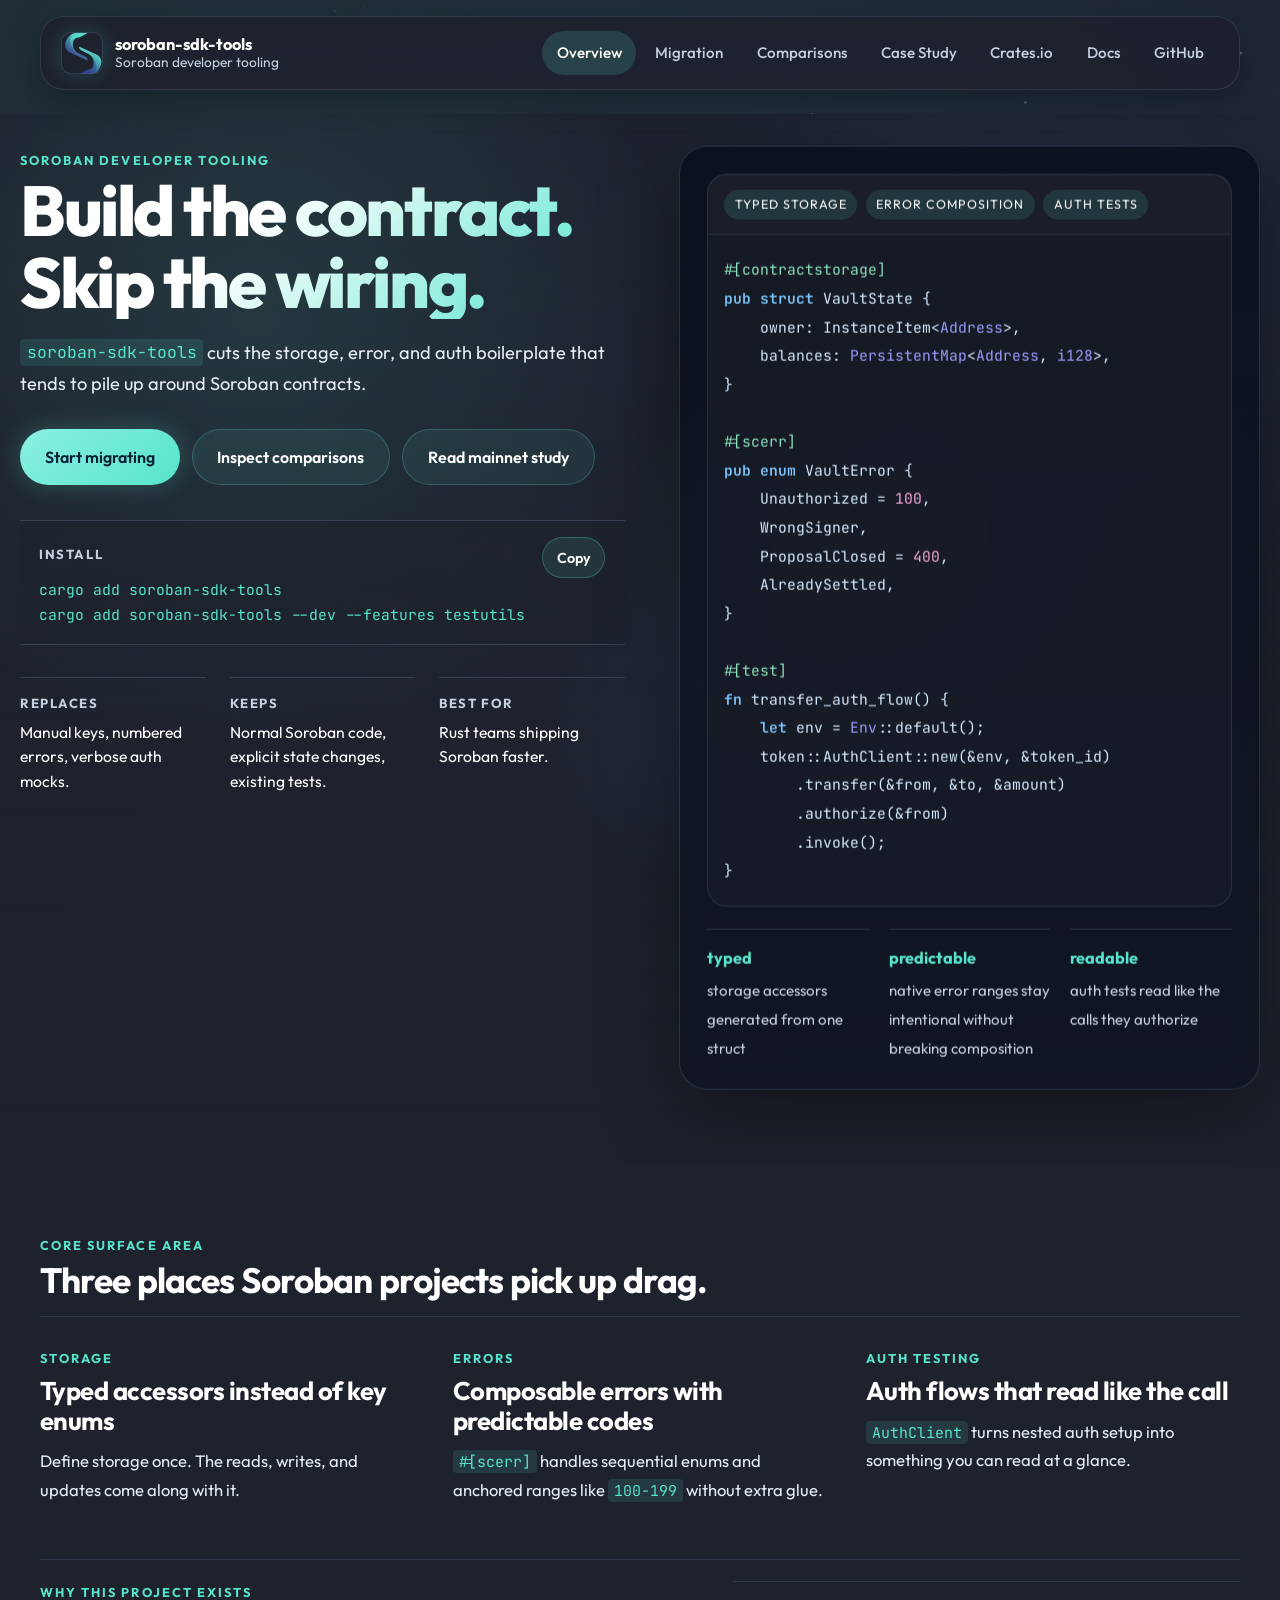
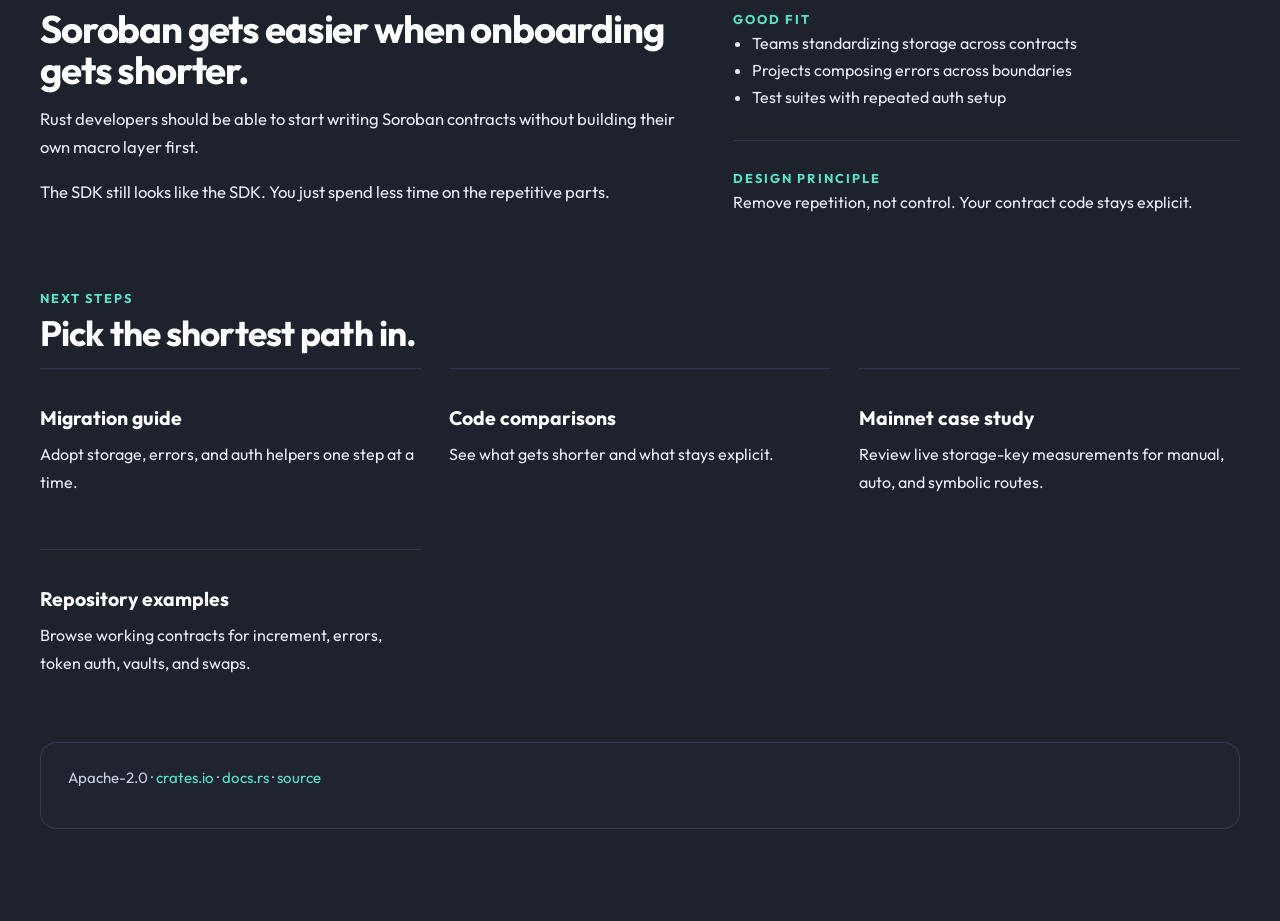
<file: docs/index.html>
<!DOCTYPE html>
<html lang="en">
<head>
  <meta charset="UTF-8">
  <meta name="viewport" content="width=device-width, initial-scale=1.0">
  <title>soroban-sdk-tools — Less Soroban Boilerplate</title>
  <meta name="description" content="Typed storage, generated errors, and auth test helpers for Soroban smart contracts.">
  <meta name="theme-color" content="#0b1120">
  <meta name="robots" content="index, follow">
  <link rel="canonical" href="https://blaineheffron.github.io/soroban-sdk-tools/">
  <meta property="og:title" content="soroban-sdk-tools — Less Soroban Boilerplate">
  <meta property="og:description" content="Typed storage, composable errors, and auth testing helpers for Soroban smart contracts on Stellar.">
  <meta property="og:type" content="website">
  <meta property="og:url" content="https://blaineheffron.github.io/soroban-sdk-tools/">
  <meta name="twitter:card" content="summary">
  <meta name="twitter:title" content="soroban-sdk-tools — Less Soroban Boilerplate">
  <meta name="twitter:description" content="Typed storage, composable errors, and auth testing helpers for Soroban smart contracts on Stellar.">
  <link rel="icon" href="favicon.png" type="image/png">
  <link rel="shortcut icon" href="favicon.ico">
  <script type="application/ld+json">
  {
    "@context": "https://schema.org",
    "@type": "SoftwareSourceCode",
    "name": "soroban-sdk-tools",
    "description": "Rust macros and helpers that reduce Soroban smart contract boilerplate for storage, errors, and auth testing.",
    "programmingLanguage": "Rust",
    "codeRepository": "https://github.com/BlaineHeffron/soroban-sdk-tools",
    "license": "https://opensource.org/licenses/Apache-2.0",
    "author": [
      { "@type": "Person", "name": "Blaine Heffron" },
      { "@type": "Person", "name": "Willem Wyndham" }
    ]
  }
  </script>
  <link rel="stylesheet" href="styles.css">
</head>
<body data-page="home">
  <canvas id="starfield" aria-hidden="true"></canvas>
  <div class="site-shell">
    <header class="site-header">
      <a class="brand" href="index.html">
        <span class="brand-mark" aria-hidden="true"></span>
        <span class="brand-copy">
          <strong>soroban-sdk-tools</strong>
          <span>Soroban developer tooling</span>
        </span>
      </a>
      <nav class="site-nav" aria-label="Primary navigation">
        <a href="index.html">Overview</a>
        <a href="migration.html">Migration</a>
        <a href="examples.html">Comparisons</a>
        <a href="case-study.html">Case Study</a>
        <a href="https://crates.io/crates/soroban-sdk-tools" rel="noopener">Crates.io</a>
        <a href="https://docs.rs/soroban-sdk-tools/latest/soroban_sdk_tools/" rel="noopener">Docs</a>
        <a href="https://github.com/BlaineHeffron/soroban-sdk-tools" rel="noopener">GitHub</a>
      </nav>
    </header>

    <main>
      <section class="hero hero-home">
        <div class="hero-aura" aria-hidden="true"></div>
        <div class="hero-grid">
          <div class="hero-copy">
            <p class="eyebrow">Soroban developer tooling</p>
            <h1>Build the contract. Skip the wiring.</h1>
            <p class="hero-text">
              <code>soroban-sdk-tools</code> cuts the storage, error, and auth boilerplate that tends to pile up around Soroban contracts.
            </p>
            <div class="hero-actions">
              <a class="button button-primary" href="migration.html">Start migrating</a>
              <a class="button button-secondary" href="examples.html">Inspect comparisons</a>
              <a class="button button-secondary" href="case-study.html">Read mainnet study</a>
            </div>
            <div class="install-strip">
              <div class="install-strip-header">
                <p class="install-label">Install</p>
                <button class="copy-button" type="button" data-copy-target="install-command" aria-label="Copy install commands">
                  Copy
                </button>
              </div>
              <pre id="install-command"><code>cargo add soroban-sdk-tools
cargo add soroban-sdk-tools --dev --features testutils</code></pre>
            </div>
            <dl class="hero-proof">
              <div>
                <dt>Replaces</dt>
                <dd>Manual keys, numbered errors, verbose auth mocks.</dd>
              </div>
              <div>
                <dt>Keeps</dt>
                <dd>Normal Soroban code, explicit state changes, existing tests.</dd>
              </div>
              <div>
                <dt>Best for</dt>
                <dd>Rust teams shipping Soroban faster.</dd>
              </div>
            </dl>
          </div>

          <aside class="hero-visual reveal" data-parallax>
            <div class="hero-terminal">
              <div class="terminal-topline">
                <span class="terminal-kicker">Typed storage</span>
                <span class="terminal-kicker">Error composition</span>
                <span class="terminal-kicker">Auth tests</span>
              </div>
              <pre><code class="language-rust">#[contractstorage]
pub struct VaultState {
    owner: InstanceItem&lt;Address&gt;,
    balances: PersistentMap&lt;Address, i128&gt;,
}

#[scerr]
pub enum VaultError {
    Unauthorized = 100,
    WrongSigner,
    ProposalClosed = 400,
    AlreadySettled,
}

#[test]
fn transfer_auth_flow() {
    let env = Env::default();
    token::AuthClient::new(&amp;env, &amp;token_id)
        .transfer(&amp;from, &amp;to, &amp;amount)
        .authorize(&amp;from)
        .invoke();
}</code></pre>
            </div>
            <div class="hero-signals" aria-label="Key benefits">
              <div class="signal">
                <span class="signal-value">typed</span>
                <span class="signal-label">storage accessors generated from one struct</span>
              </div>
              <div class="signal">
                <span class="signal-value">predictable</span>
                <span class="signal-label">native error ranges stay intentional without breaking composition</span>
              </div>
              <div class="signal">
                <span class="signal-value">readable</span>
                <span class="signal-label">auth tests read like the calls they authorize</span>
              </div>
            </div>
          </aside>
        </div>
      </section>

      <section class="section capability-band reveal">
        <div class="section-heading section-heading-wide">
          <p class="eyebrow">Core surface area</p>
          <h2>Three places Soroban projects pick up drag.</h2>
        </div>
        <div class="capability-grid">
          <article class="capability">
            <p class="card-kicker">Storage</p>
            <h3>Typed accessors instead of key enums</h3>
            <p>
              Define storage once. The reads, writes, and updates come along with it.
            </p>
          </article>

          <article class="capability">
            <p class="card-kicker">Errors</p>
            <h3>Composable errors with predictable codes</h3>
            <p>
              <code>#[scerr]</code> handles sequential enums and anchored ranges like <code>100-199</code> without extra glue.
            </p>
          </article>

          <article class="capability">
            <p class="card-kicker">Auth testing</p>
            <h3>Auth flows that read like the call</h3>
            <p>
              <code>AuthClient</code> turns nested auth setup into something you can read at a glance.
            </p>
          </article>
        </div>
      </section>

      <section class="section story-section reveal">
        <div class="story-copy">
          <p class="eyebrow">Why this project exists</p>
          <h2>Soroban gets easier when onboarding gets shorter.</h2>
          <p>
            Rust developers should be able to start writing Soroban contracts without building their own macro layer first.
          </p>
          <p>
            The SDK still looks like the SDK. You just spend less time on the repetitive parts.
          </p>
        </div>
        <div class="story-rail">
          <div class="rail-block">
            <p class="card-kicker">Good fit</p>
            <ul>
              <li>Teams standardizing storage across contracts</li>
              <li>Projects composing errors across boundaries</li>
              <li>Test suites with repeated auth setup</li>
            </ul>
          </div>
          <div class="rail-block">
            <p class="card-kicker">Design principle</p>
            <p>Remove repetition, not control. Your contract code stays explicit.</p>
          </div>
        </div>
      </section>

      <section class="section reveal">
        <div class="section-heading section-heading-wide">
          <p class="eyebrow">Next steps</p>
          <h2>Pick the shortest path in.</h2>
        </div>
        <div class="path-grid">
          <a class="path-card" href="migration.html">
            <h3>Migration guide</h3>
            <p>Adopt storage, errors, and auth helpers one step at a time.</p>
          </a>
          <a class="path-card" href="examples.html">
            <h3>Code comparisons</h3>
            <p>See what gets shorter and what stays explicit.</p>
          </a>
          <a class="path-card" href="case-study.html">
            <h3>Mainnet case study</h3>
            <p>Review live storage-key measurements for manual, auto, and symbolic routes.</p>
          </a>
          <a class="path-card" href="https://github.com/BlaineHeffron/soroban-sdk-tools/tree/main/examples">
            <h3>Repository examples</h3>
            <p>Browse working contracts for increment, errors, token auth, vaults, and swaps.</p>
          </a>
        </div>
      </section>
    </main>

    <footer class="site-footer">
      <p>Apache-2.0 &middot; <a href="https://crates.io/crates/soroban-sdk-tools">crates.io</a> &middot; <a href="https://docs.rs/soroban-sdk-tools">docs.rs</a> &middot; <a href="https://github.com/BlaineHeffron/soroban-sdk-tools">source</a></p>
    </footer>
  </div>
  <script src="script.js"></script>
</body>
</html>
</file>
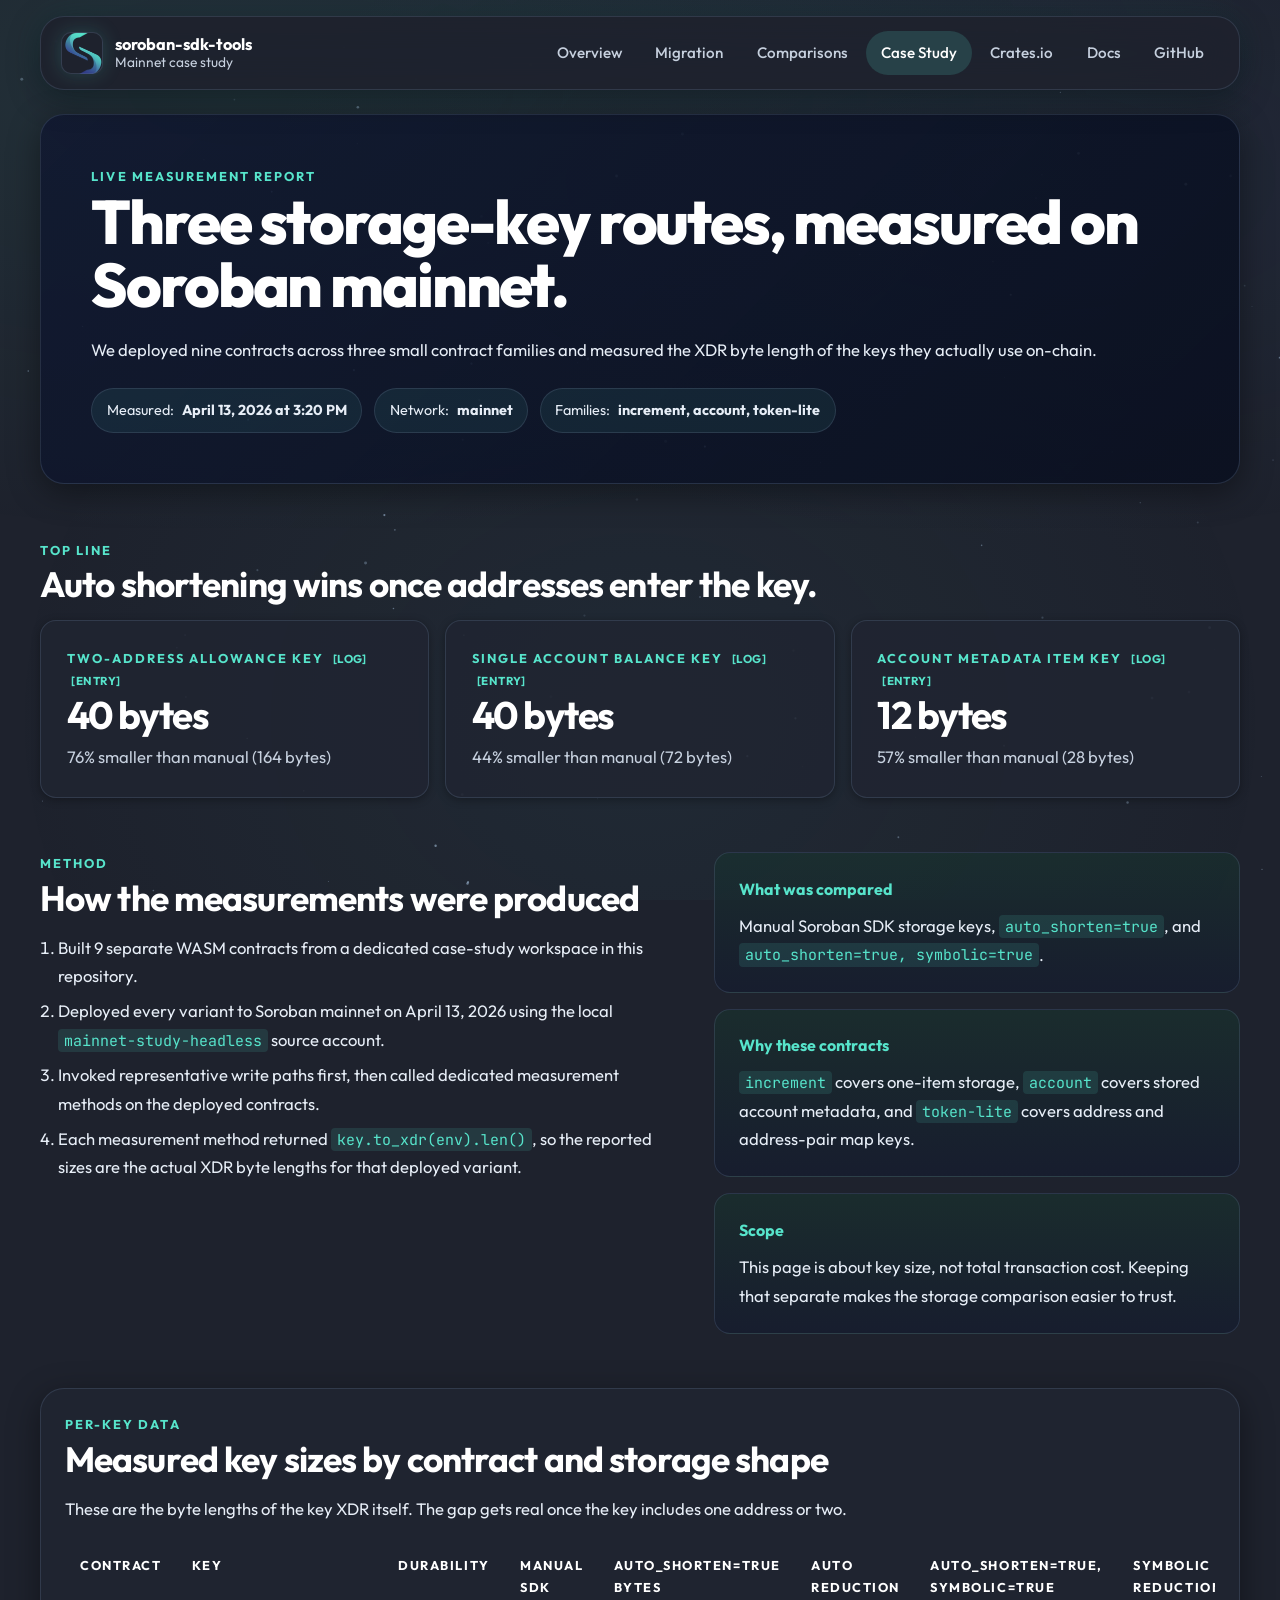
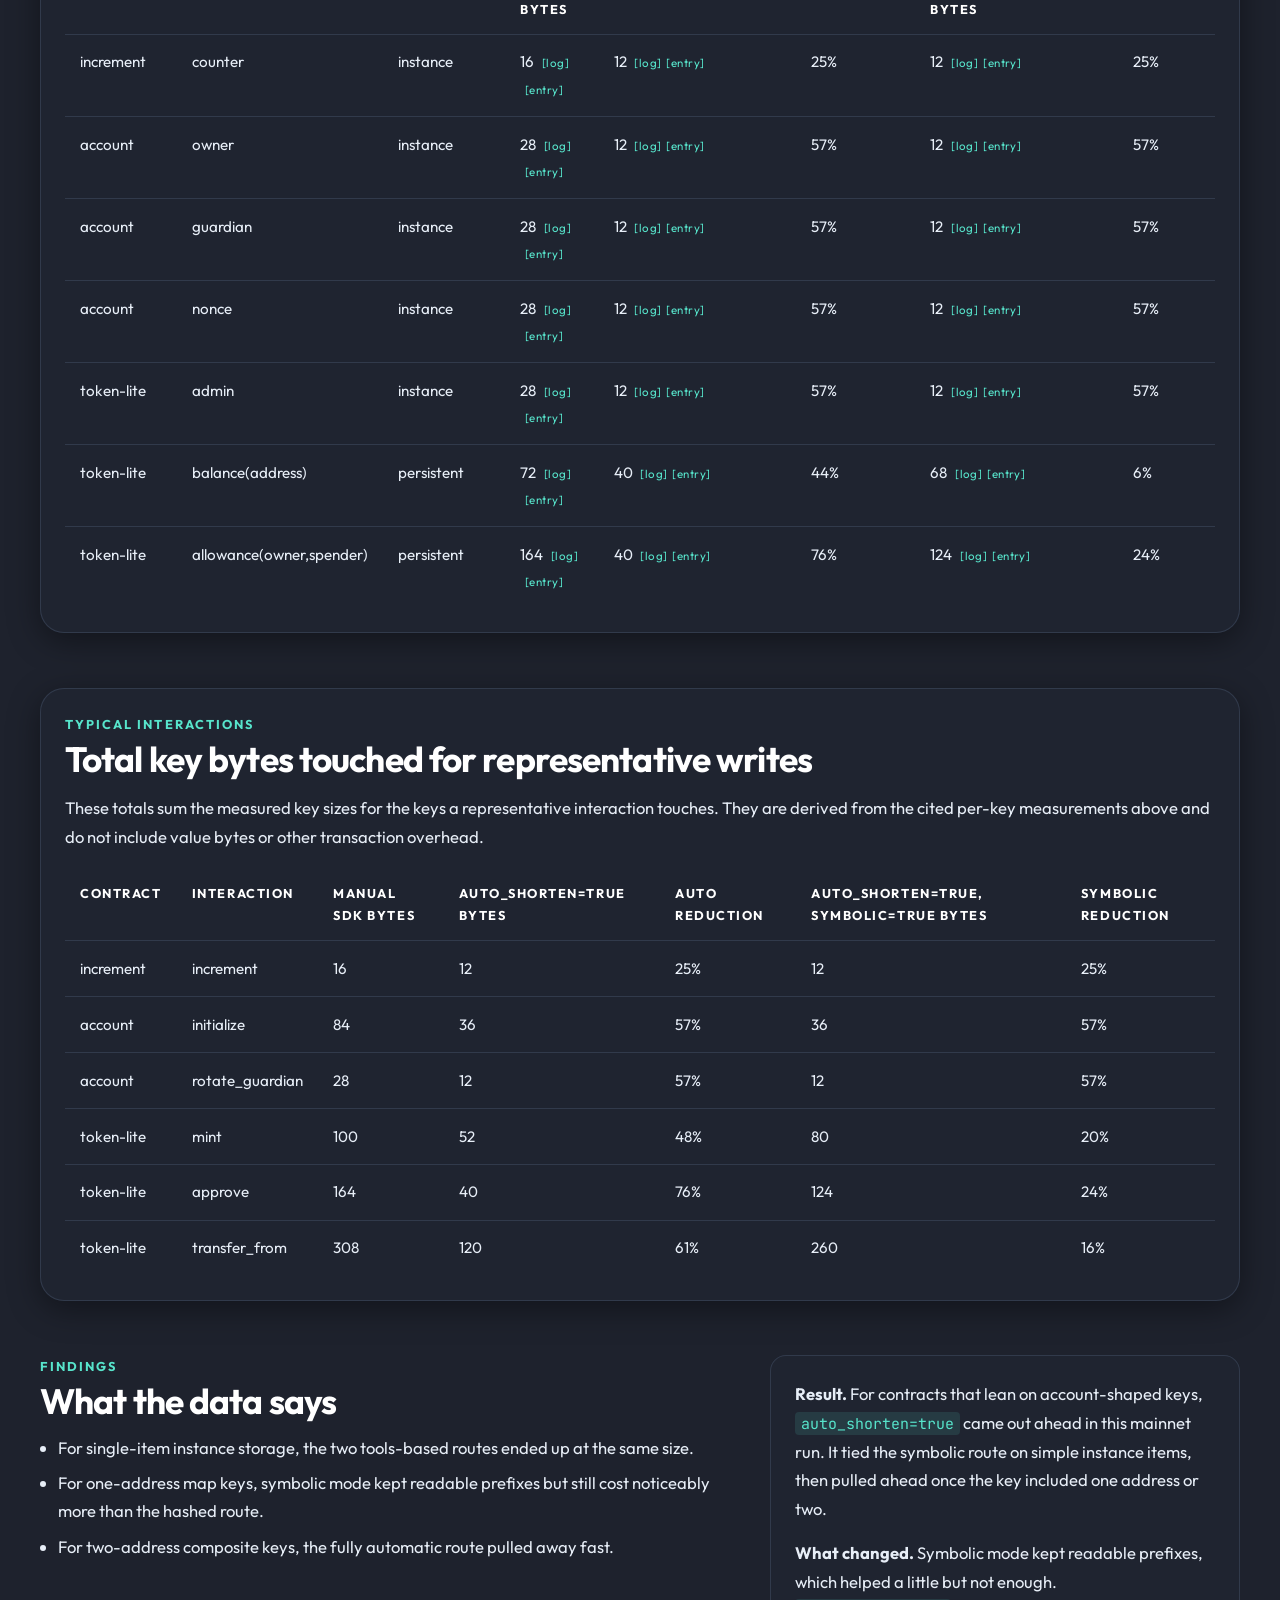
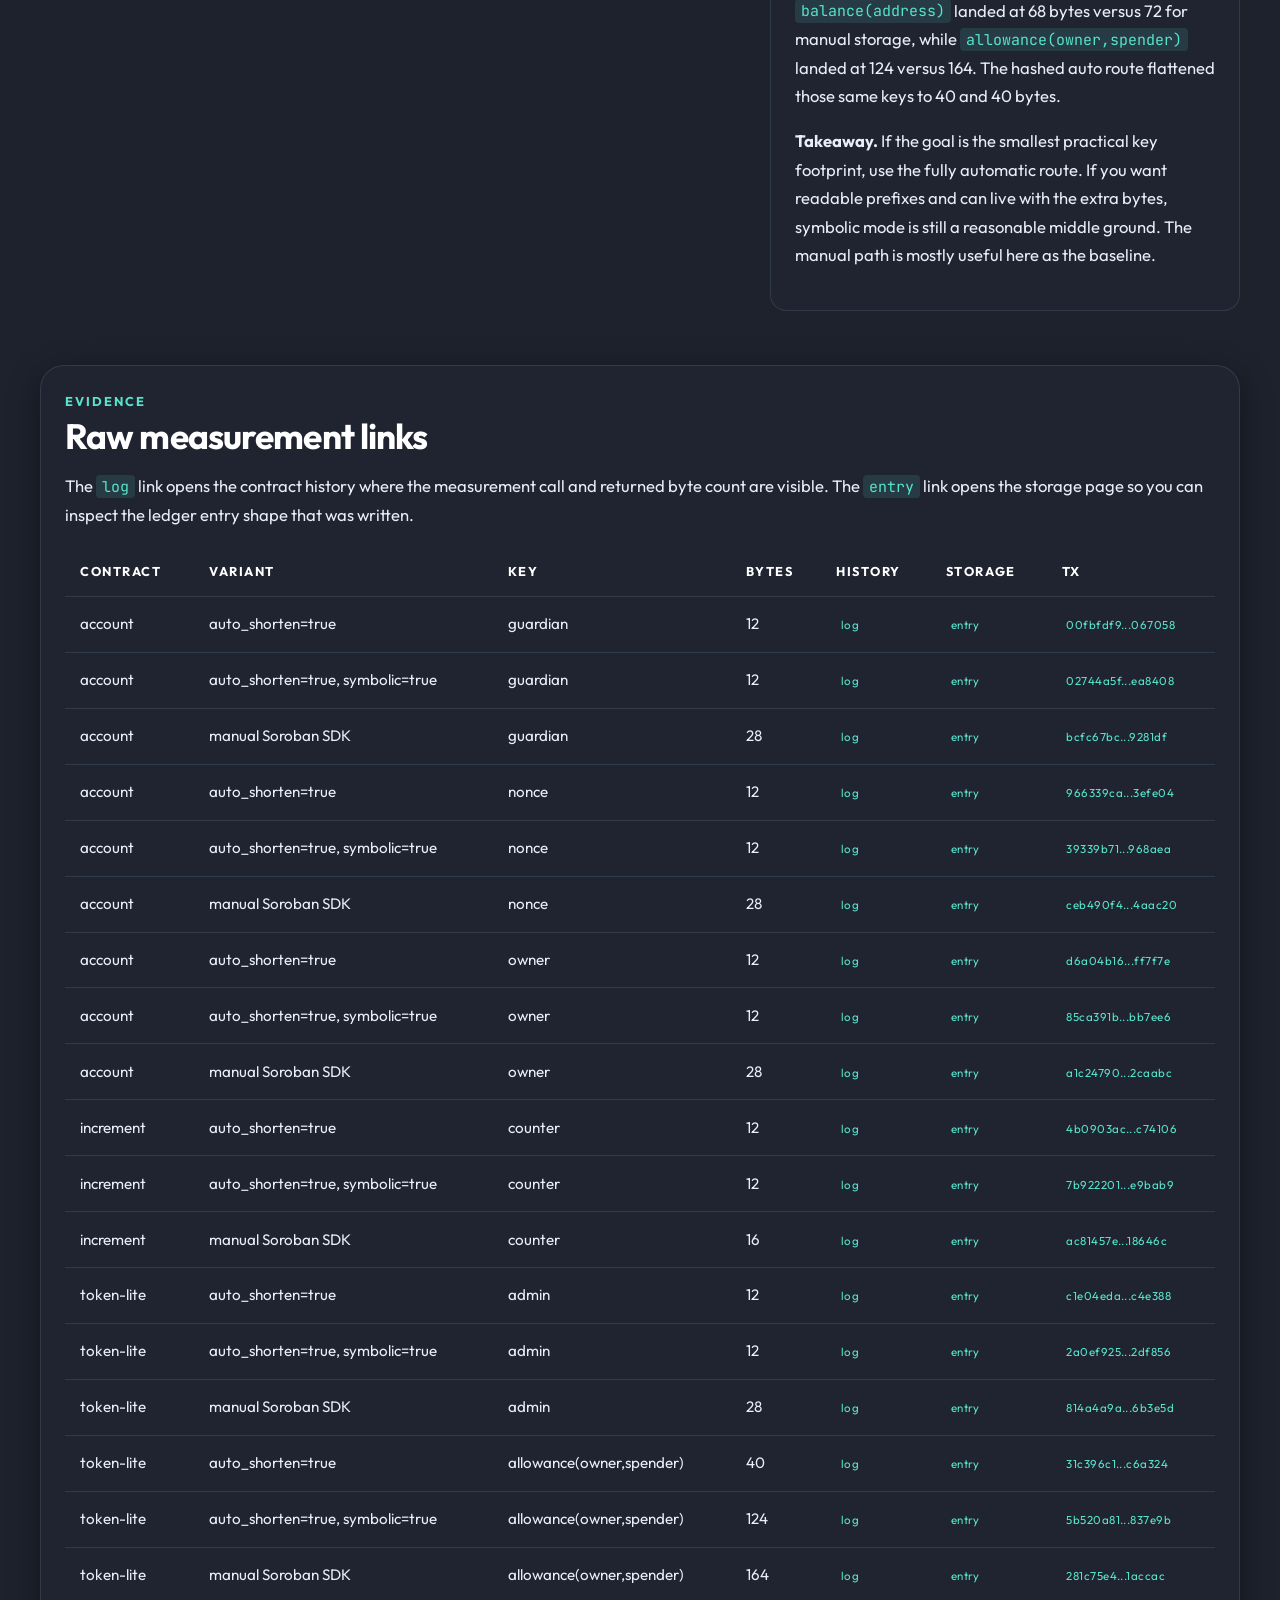
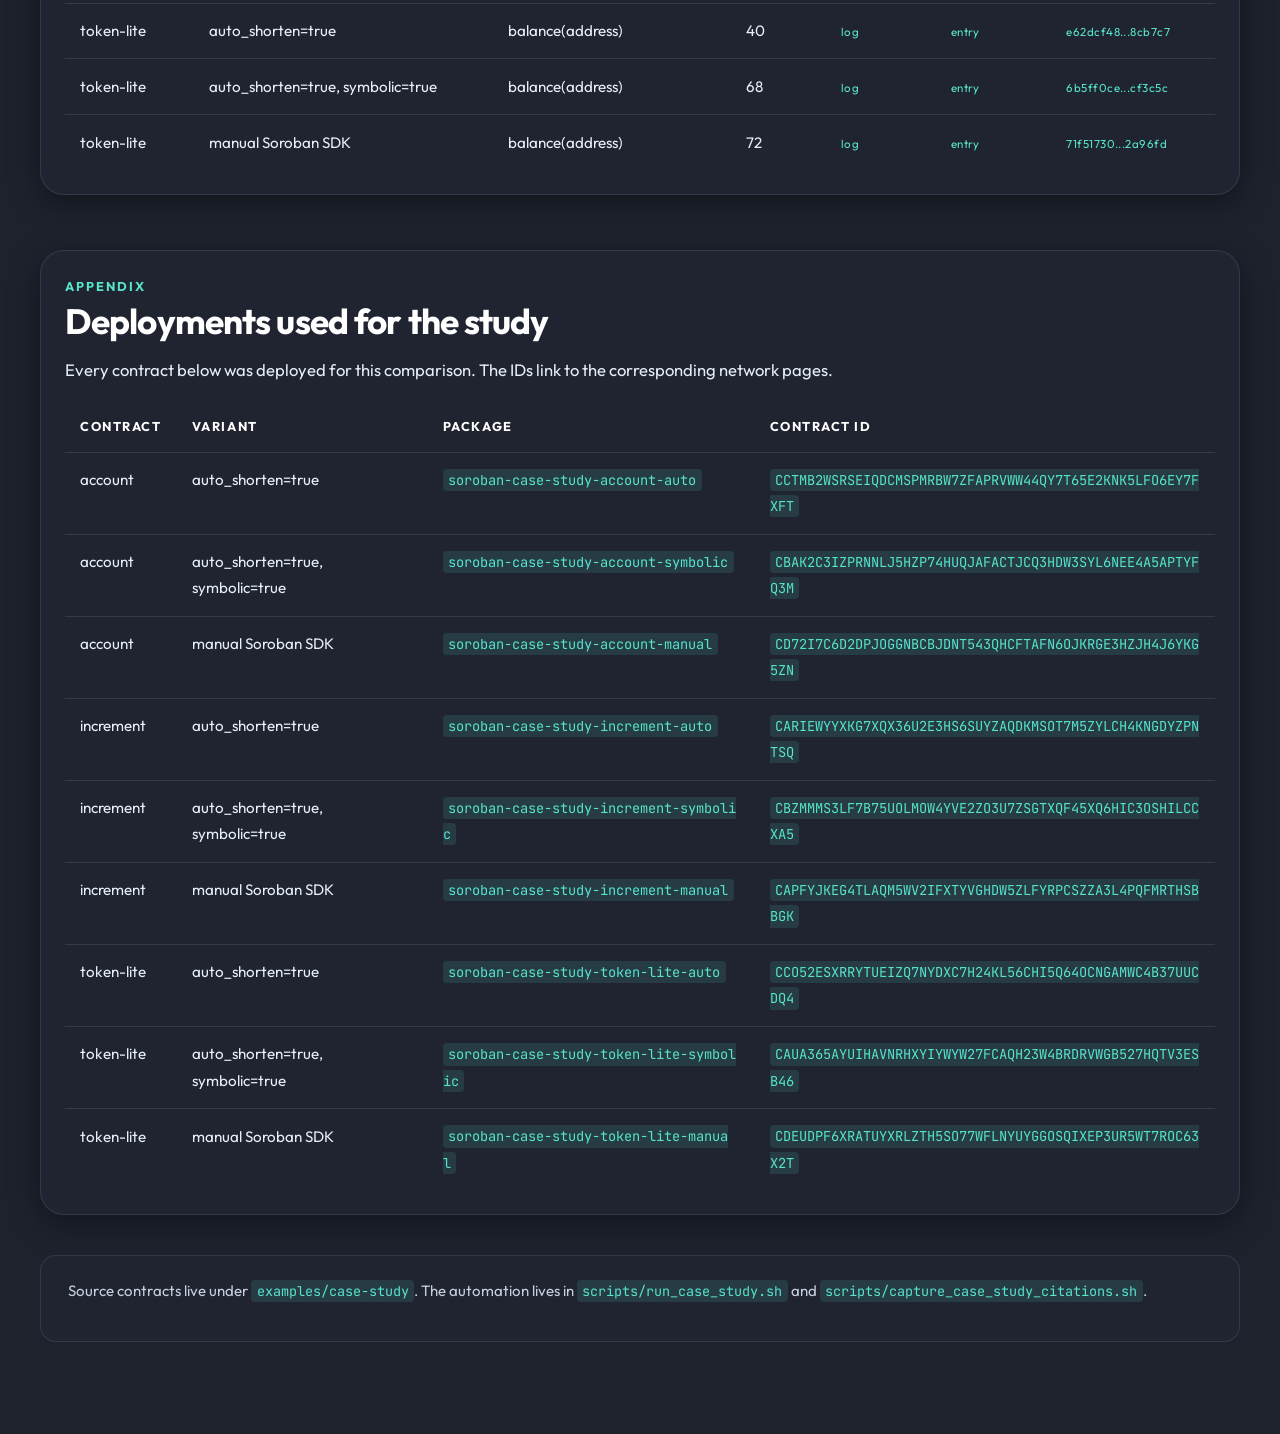
<file: docs/case-study.html>
<!DOCTYPE html>
<html lang="en">
<head>
  <meta charset="UTF-8">
  <meta name="viewport" content="width=device-width, initial-scale=1.0">
  <title>Mainnet Key Size Case Study — soroban-sdk-tools</title>
  <meta name="description" content="A Soroban mainnet case study comparing manual storage keys, auto shortening, and symbolic shortening across multiple example contracts.">
  <meta name="theme-color" content="#0b1120">
  <meta name="robots" content="index, follow">
  <link rel="canonical" href="https://blaineheffron.github.io/soroban-sdk-tools/case-study.html">
  <meta property="og:title" content="Mainnet Key Size Case Study — soroban-sdk-tools">
  <meta property="og:description" content="Live Soroban mainnet measurements comparing manual SDK keys, auto shortening, and symbolic shortening.">
  <meta property="og:type" content="article">
  <link rel="icon" href="favicon.png" type="image/png">
  <link rel="shortcut icon" href="favicon.ico">
  <link rel="stylesheet" href="styles.css">
</head>
<body data-page="case-study">
  <canvas id="starfield" aria-hidden="true"></canvas>
  <div class="site-shell">
    <header class="site-header">
      <a class="brand" href="index.html">
        <span class="brand-mark" aria-hidden="true"></span>
        <span class="brand-copy">
          <strong>soroban-sdk-tools</strong>
          <span>Mainnet case study</span>
        </span>
      </a>
      <nav class="site-nav" aria-label="Primary navigation">
        <a href="index.html">Overview</a>
        <a href="migration.html">Migration</a>
        <a href="examples.html">Comparisons</a>
        <a href="case-study.html">Case Study</a>
        <a href="https://crates.io/crates/soroban-sdk-tools" rel="noopener">Crates.io</a>
        <a href="https://docs.rs/soroban-sdk-tools/latest/soroban_sdk_tools/" rel="noopener">Docs</a>
        <a href="https://github.com/BlaineHeffron/soroban-sdk-tools" rel="noopener">GitHub</a>
      </nav>
    </header>

    <main>
      <section class="page-hero case-hero">
        <p class="eyebrow">Live measurement report</p>
        <h1>Three storage-key routes, measured on Soroban mainnet.</h1>
        <p>
          We deployed nine contracts across three small contract families and measured the XDR byte length of the keys they actually use on-chain.
        </p>
        <div class="case-meta">
          <span class="case-pill">Measured: <strong id="measured-at">loading...</strong></span>
          <span class="case-pill">Network: <strong id="measured-network">loading...</strong></span>
          <span class="case-pill">Families: <strong>increment, account, token-lite</strong></span>
        </div>
      </section>

      <section class="section reveal">
        <div class="section-heading">
          <p class="eyebrow">Top line</p>
          <h2>Auto shortening wins once addresses enter the key.</h2>
        </div>
        <div class="stats-grid" id="case-study-summary"></div>
      </section>

      <section class="section reveal">
        <div class="case-grid">
          <div>
            <div class="section-heading">
              <p class="eyebrow">Method</p>
              <h2>How the measurements were produced</h2>
            </div>
            <ol class="method-list">
              <li>Built 9 separate WASM contracts from a dedicated case-study workspace in this repository.</li>
              <li>Deployed every variant to Soroban mainnet on April 13, 2026 using the local <code>mainnet-study-headless</code> source account.</li>
              <li>Invoked representative write paths first, then called dedicated measurement methods on the deployed contracts.</li>
              <li>Each measurement method returned <code>key.to_xdr(env).len()</code>, so the reported sizes are the actual XDR byte lengths for that deployed variant.</li>
            </ol>
          </div>
          <aside class="insight-stack">
            <article class="insight-panel">
              <h3>What was compared</h3>
              <p>Manual Soroban SDK storage keys, <code>auto_shorten=true</code>, and <code>auto_shorten=true, symbolic=true</code>.</p>
            </article>
            <article class="insight-panel">
              <h3>Why these contracts</h3>
              <p><code>increment</code> covers one-item storage, <code>account</code> covers stored account metadata, and <code>token-lite</code> covers address and address-pair map keys.</p>
            </article>
            <article class="insight-panel">
              <h3>Scope</h3>
              <p>This page is about key size, not total transaction cost. Keeping that separate makes the storage comparison easier to trust.</p>
            </article>
          </aside>
        </div>
      </section>

      <section class="section reveal">
        <div class="table-card">
          <div class="section-heading">
            <p class="eyebrow">Per-key data</p>
            <h2>Measured key sizes by contract and storage shape</h2>
          </div>
          <p>
            These are the byte lengths of the key XDR itself. The gap gets real once the key includes one address or two.
          </p>
          <div class="measure-table-wrap" id="measurement-table"></div>
        </div>
      </section>

      <section class="section reveal">
        <div class="table-card">
          <div class="section-heading">
            <p class="eyebrow">Typical interactions</p>
            <h2>Total key bytes touched for representative writes</h2>
          </div>
          <p>
            These totals sum the measured key sizes for the keys a representative interaction touches. They are derived from the cited per-key measurements above and do not include value bytes or other transaction overhead.
          </p>
          <div class="measure-table-wrap" id="interaction-table"></div>
        </div>
      </section>

      <section class="section two-column reveal">
        <div>
          <p class="eyebrow">Findings</p>
          <h2>What the data says</h2>
          <ul class="findings-list">
            <li>For single-item instance storage, the two tools-based routes ended up at the same size.</li>
            <li>For one-address map keys, symbolic mode kept readable prefixes but still cost noticeably more than the hashed route.</li>
            <li>For two-address composite keys, the fully automatic route pulled away fast.</li>
          </ul>
        </div>
        <div class="callout" id="case-study-conclusion">
          <p>Loading conclusions...</p>
        </div>
      </section>

      <section class="section reveal">
        <div class="table-card">
          <div class="section-heading">
            <p class="eyebrow">Evidence</p>
            <h2>Raw measurement links</h2>
          </div>
          <p>
            The <code>log</code> link opens the contract history where the measurement call and returned byte count are visible. The <code>entry</code> link opens the storage page so you can inspect the ledger entry shape that was written.
          </p>
          <div class="measure-table-wrap" id="evidence-table"></div>
        </div>
      </section>

      <section class="section reveal">
        <div class="table-card">
          <div class="section-heading">
            <p class="eyebrow">Appendix</p>
            <h2>Deployments used for the study</h2>
          </div>
          <p>
            Every contract below was deployed for this comparison. The IDs link to the corresponding network pages.
          </p>
          <div class="measure-table-wrap" id="deployment-table"></div>
        </div>
      </section>
    </main>

    <footer class="site-footer">
      <p>Source contracts live under <a href="https://github.com/BlaineHeffron/soroban-sdk-tools/tree/main/examples/case-study"><code>examples/case-study</code></a>. The automation lives in <a href="https://github.com/BlaineHeffron/soroban-sdk-tools/blob/main/scripts/run_case_study.sh"><code>scripts/run_case_study.sh</code></a> and <a href="https://github.com/BlaineHeffron/soroban-sdk-tools/blob/main/scripts/capture_case_study_citations.sh"><code>scripts/capture_case_study_citations.sh</code></a>.</p>
    </footer>
  </div>
  <script src="script.js"></script>
</body>
</html>
</file>
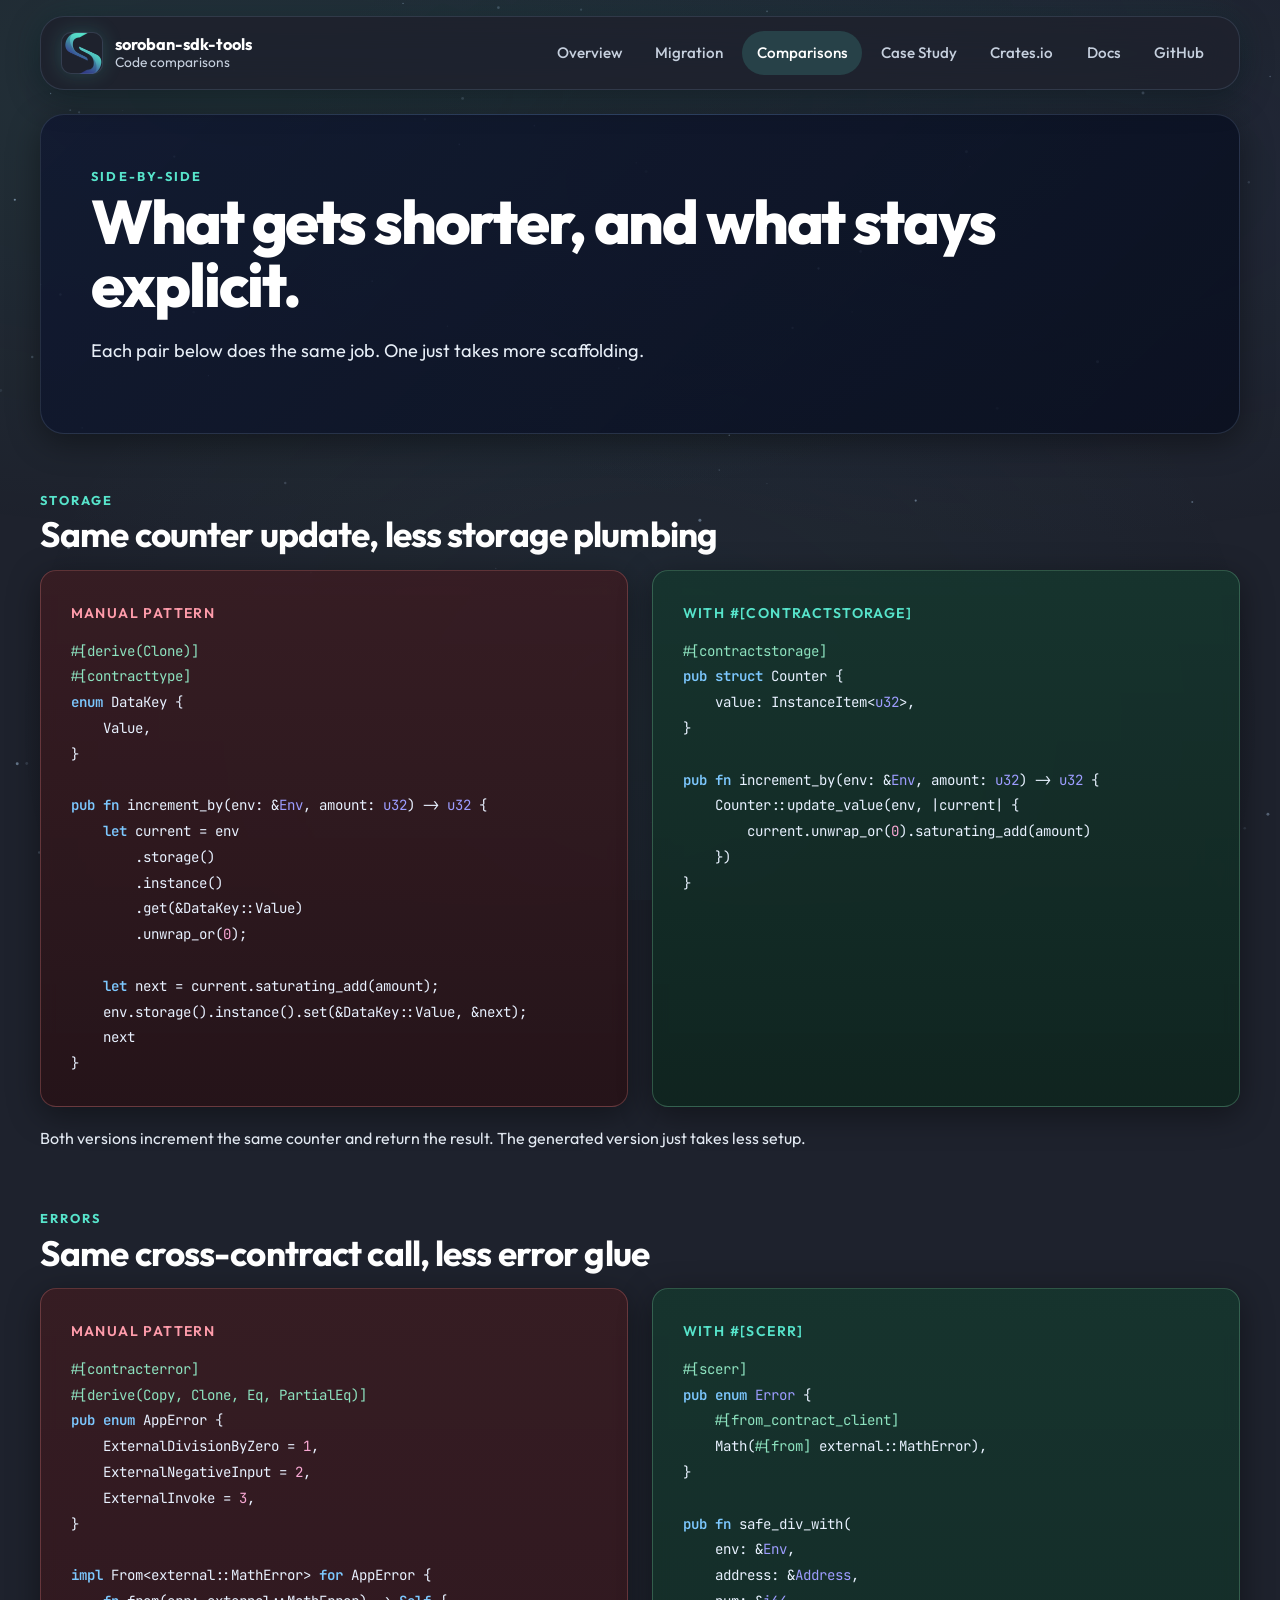
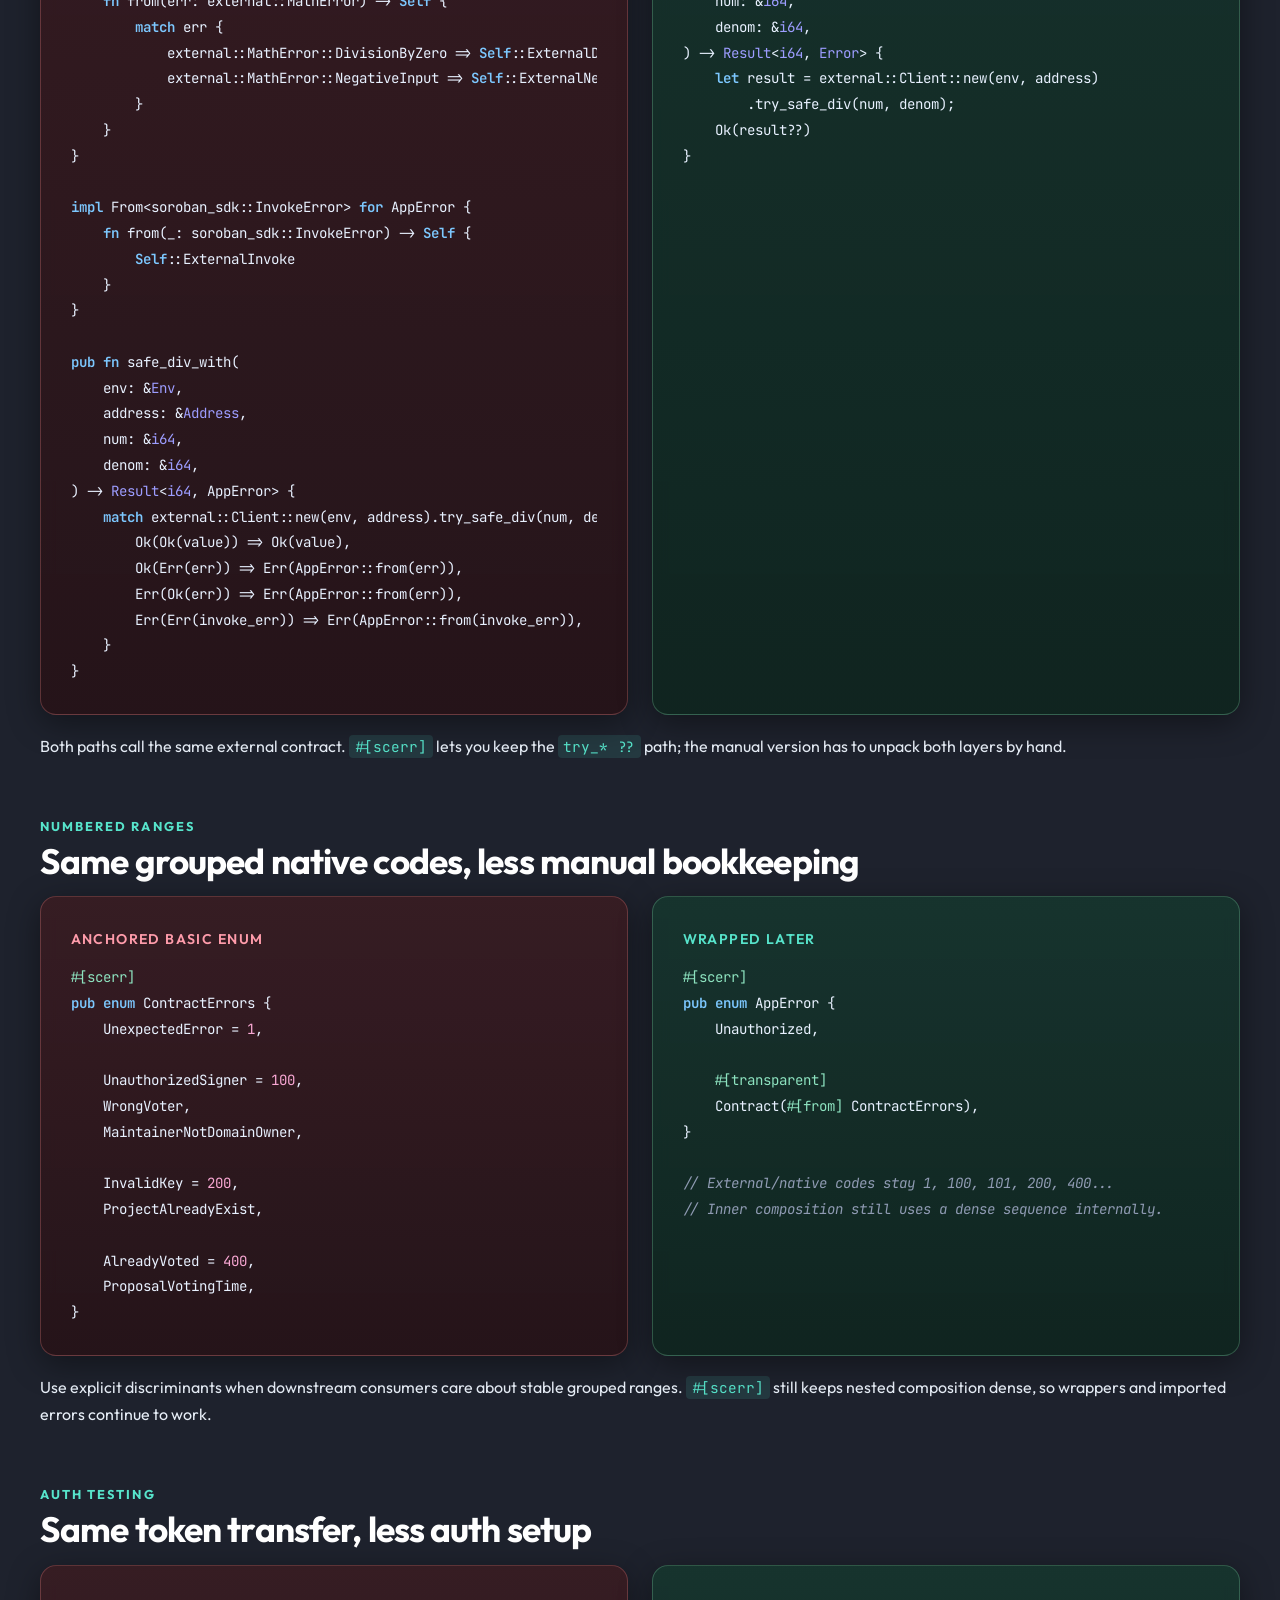
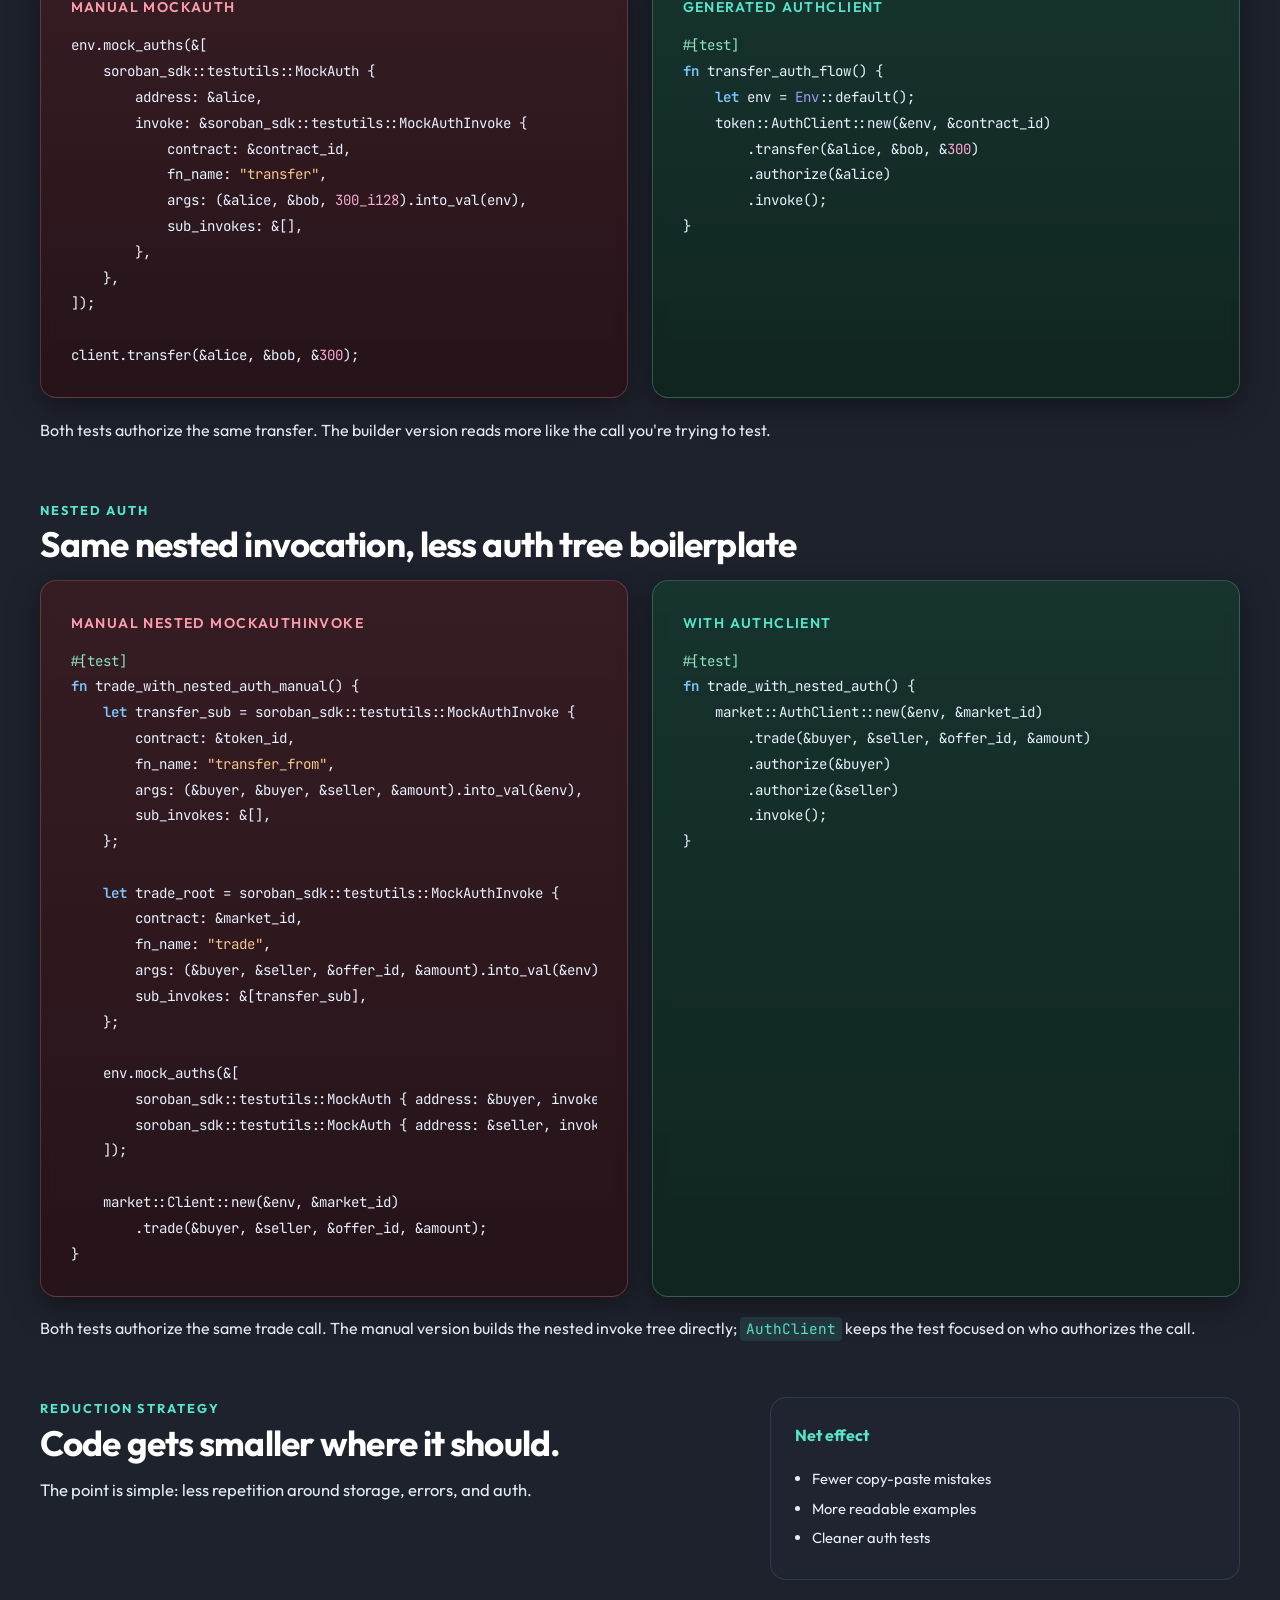
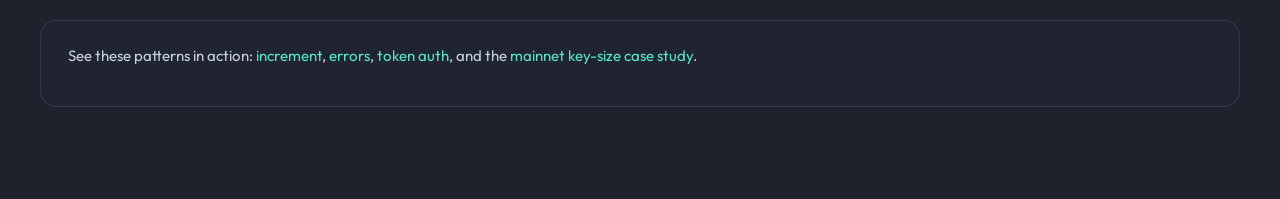
<file: docs/examples.html>
<!DOCTYPE html>
<html lang="en">
<head>
  <meta charset="UTF-8">
  <meta name="viewport" content="width=device-width, initial-scale=1.0">
  <title>Code Comparisons — soroban-sdk-tools</title>
  <meta name="description" content="Side-by-side code comparisons showing how soroban-sdk-tools reduces boilerplate for Soroban storage, error handling, and auth testing.">
  <meta name="theme-color" content="#0b1120">
  <meta name="robots" content="index, follow">
  <link rel="canonical" href="https://blaineheffron.github.io/soroban-sdk-tools/examples.html">
  <meta property="og:title" content="Code Comparisons — soroban-sdk-tools">
  <meta property="og:description" content="Before/after code comparisons for Soroban storage, errors, and auth testing.">
  <meta property="og:type" content="article">
  <link rel="icon" href="favicon.png" type="image/png">
  <link rel="shortcut icon" href="favicon.ico">
  <link rel="stylesheet" href="styles.css">
</head>
<body data-page="examples">
  <canvas id="starfield" aria-hidden="true"></canvas>
  <div class="site-shell">
    <header class="site-header">
      <a class="brand" href="index.html">
        <span class="brand-mark" aria-hidden="true"></span>
        <span class="brand-copy">
          <strong>soroban-sdk-tools</strong>
          <span>Code comparisons</span>
        </span>
      </a>
      <nav class="site-nav" aria-label="Primary navigation">
        <a href="index.html">Overview</a>
        <a href="migration.html">Migration</a>
        <a href="examples.html">Comparisons</a>
        <a href="case-study.html">Case Study</a>
        <a href="https://crates.io/crates/soroban-sdk-tools" rel="noopener">Crates.io</a>
        <a href="https://docs.rs/soroban-sdk-tools/latest/soroban_sdk_tools/" rel="noopener">Docs</a>
        <a href="https://github.com/BlaineHeffron/soroban-sdk-tools" rel="noopener">GitHub</a>
      </nav>
    </header>

    <main>
      <section class="page-hero">
        <p class="eyebrow">Side-by-side</p>
        <h1>What gets shorter, and what stays explicit.</h1>
        <p>
          Each pair below does the same job. One just takes more scaffolding.
        </p>
      </section>

      <section class="section comparison-section reveal">
        <div class="section-heading">
          <p class="eyebrow">Storage</p>
          <h2>Same counter update, less storage plumbing</h2>
        </div>
        <div class="comparison-grid">
          <article class="code-panel">
            <h3>Manual pattern</h3>
            <pre><code class="language-rust">#[derive(Clone)]
#[contracttype]
enum DataKey {
    Value,
}

pub fn increment_by(env: &amp;Env, amount: u32) -&gt; u32 {
    let current = env
        .storage()
        .instance()
        .get(&amp;DataKey::Value)
        .unwrap_or(0);

    let next = current.saturating_add(amount);
    env.storage().instance().set(&amp;DataKey::Value, &amp;next);
    next
}</code></pre>
          </article>
          <article class="code-panel">
            <h3>With #[contractstorage]</h3>
            <pre><code class="language-rust">#[contractstorage]
pub struct Counter {
    value: InstanceItem&lt;u32&gt;,
}

pub fn increment_by(env: &amp;Env, amount: u32) -&gt; u32 {
    Counter::update_value(env, |current| {
        current.unwrap_or(0).saturating_add(amount)
    })
}</code></pre>
          </article>
        </div>
        <p class="comparison-note">
          Both versions increment the same counter and return the result. The generated version just takes less setup.
        </p>
      </section>

      <section class="section comparison-section reveal">
        <div class="section-heading">
          <p class="eyebrow">Errors</p>
          <h2>Same cross-contract call, less error glue</h2>
        </div>
        <div class="comparison-grid">
          <article class="code-panel">
            <h3>Manual pattern</h3>
            <pre><code class="language-rust">#[contracterror]
#[derive(Copy, Clone, Eq, PartialEq)]
pub enum AppError {
    ExternalDivisionByZero = 1,
    ExternalNegativeInput = 2,
    ExternalInvoke = 3,
}

impl From&lt;external::MathError&gt; for AppError {
    fn from(err: external::MathError) -&gt; Self {
        match err {
            external::MathError::DivisionByZero =&gt; Self::ExternalDivisionByZero,
            external::MathError::NegativeInput =&gt; Self::ExternalNegativeInput,
        }
    }
}

impl From&lt;soroban_sdk::InvokeError&gt; for AppError {
    fn from(_: soroban_sdk::InvokeError) -&gt; Self {
        Self::ExternalInvoke
    }
}

pub fn safe_div_with(
    env: &amp;Env,
    address: &amp;Address,
    num: &amp;i64,
    denom: &amp;i64,
) -&gt; Result&lt;i64, AppError&gt; {
    match external::Client::new(env, address).try_safe_div(num, denom) {
        Ok(Ok(value)) =&gt; Ok(value),
        Ok(Err(err)) =&gt; Err(AppError::from(err)),
        Err(Ok(err)) =&gt; Err(AppError::from(err)),
        Err(Err(invoke_err)) =&gt; Err(AppError::from(invoke_err)),
    }
}</code></pre>
          </article>
          <article class="code-panel">
            <h3>With #[scerr]</h3>
            <pre><code class="language-rust">#[scerr]
pub enum Error {
    #[from_contract_client]
    Math(#[from] external::MathError),
}

pub fn safe_div_with(
    env: &amp;Env,
    address: &amp;Address,
    num: &amp;i64,
    denom: &amp;i64,
) -&gt; Result&lt;i64, Error&gt; {
    let result = external::Client::new(env, address)
        .try_safe_div(num, denom);
    Ok(result??)
}</code></pre>
          </article>
        </div>
        <p class="comparison-note">
          Both paths call the same external contract. <code>#[scerr]</code> lets you keep the <code>try_* ??</code> path; the manual version has to unpack both layers by hand.
        </p>
      </section>

      <section class="section comparison-section reveal">
        <div class="section-heading">
          <p class="eyebrow">Numbered ranges</p>
          <h2>Same grouped native codes, less manual bookkeeping</h2>
        </div>
        <div class="comparison-grid">
          <article class="code-panel">
            <h3>Anchored basic enum</h3>
            <pre><code class="language-rust">#[scerr]
pub enum ContractErrors {
    UnexpectedError = 1,

    UnauthorizedSigner = 100,
    WrongVoter,
    MaintainerNotDomainOwner,

    InvalidKey = 200,
    ProjectAlreadyExist,

    AlreadyVoted = 400,
    ProposalVotingTime,
}</code></pre>
          </article>
          <article class="code-panel">
            <h3>Wrapped later</h3>
            <pre><code class="language-rust">#[scerr]
pub enum AppError {
    Unauthorized,

    #[transparent]
    Contract(#[from] ContractErrors),
}

// External/native codes stay 1, 100, 101, 200, 400...
// Inner composition still uses a dense sequence internally.</code></pre>
          </article>
        </div>
        <p class="comparison-note">
          Use explicit discriminants when downstream consumers care about stable grouped ranges. <code>#[scerr]</code> still keeps nested composition dense, so wrappers and imported errors continue to work.
        </p>
      </section>

      <section class="section comparison-section reveal">
        <div class="section-heading">
          <p class="eyebrow">Auth testing</p>
          <h2>Same token transfer, less auth setup</h2>
        </div>
        <div class="comparison-grid">
          <article class="code-panel">
            <h3>Manual MockAuth</h3>
            <pre><code class="language-rust">env.mock_auths(&amp;[
    soroban_sdk::testutils::MockAuth {
        address: &amp;alice,
        invoke: &amp;soroban_sdk::testutils::MockAuthInvoke {
            contract: &amp;contract_id,
            fn_name: "transfer",
            args: (&amp;alice, &amp;bob, 300_i128).into_val(env),
            sub_invokes: &amp;[],
        },
    },
]);

client.transfer(&amp;alice, &amp;bob, &amp;300);</code></pre>
          </article>
          <article class="code-panel">
            <h3>Generated AuthClient</h3>
            <pre><code class="language-rust">#[test]
fn transfer_auth_flow() {
    let env = Env::default();
    token::AuthClient::new(&amp;env, &amp;contract_id)
        .transfer(&amp;alice, &amp;bob, &amp;300)
        .authorize(&amp;alice)
        .invoke();
}</code></pre>
          </article>
        </div>
        <p class="comparison-note">
          Both tests authorize the same transfer. The builder version reads more like the call you're trying to test.
        </p>
      </section>

      <section class="section comparison-section reveal">
        <div class="section-heading">
          <p class="eyebrow">Nested auth</p>
          <h2>Same nested invocation, less auth tree boilerplate</h2>
        </div>
        <div class="comparison-grid">
          <article class="code-panel">
            <h3>Manual nested MockAuthInvoke</h3>
            <pre><code class="language-rust">#[test]
fn trade_with_nested_auth_manual() {
    let transfer_sub = soroban_sdk::testutils::MockAuthInvoke {
        contract: &amp;token_id,
        fn_name: "transfer_from",
        args: (&amp;buyer, &amp;buyer, &amp;seller, &amp;amount).into_val(&amp;env),
        sub_invokes: &amp;[],
    };

    let trade_root = soroban_sdk::testutils::MockAuthInvoke {
        contract: &amp;market_id,
        fn_name: "trade",
        args: (&amp;buyer, &amp;seller, &amp;offer_id, &amp;amount).into_val(&amp;env),
        sub_invokes: &amp;[transfer_sub],
    };

    env.mock_auths(&amp;[
        soroban_sdk::testutils::MockAuth { address: &amp;buyer, invoke: &amp;trade_root },
        soroban_sdk::testutils::MockAuth { address: &amp;seller, invoke: &amp;trade_root },
    ]);

    market::Client::new(&amp;env, &amp;market_id)
        .trade(&amp;buyer, &amp;seller, &amp;offer_id, &amp;amount);
}</code></pre>
          </article>
          <article class="code-panel">
            <h3>With AuthClient</h3>
            <pre><code class="language-rust">#[test]
fn trade_with_nested_auth() {
    market::AuthClient::new(&amp;env, &amp;market_id)
        .trade(&amp;buyer, &amp;seller, &amp;offer_id, &amp;amount)
        .authorize(&amp;buyer)
        .authorize(&amp;seller)
        .invoke();
}</code></pre>
          </article>
        </div>
        <p class="comparison-note">
          Both tests authorize the same trade call. The manual version builds the nested invoke tree directly; <code>AuthClient</code> keeps the test focused on who authorizes the call.
        </p>
      </section>

      <section class="section two-column reveal">
        <div>
          <p class="eyebrow">Reduction strategy</p>
          <h2>Code gets smaller where it should.</h2>
          <p>
            The point is simple: less repetition around storage, errors, and auth.
          </p>
        </div>
        <div class="callout">
          <h3>Net effect</h3>
          <ul>
            <li>Fewer copy-paste mistakes</li>
            <li>More readable examples</li>
            <li>Cleaner auth tests</li>
          </ul>
        </div>
      </section>
    </main>

    <footer class="site-footer">
      <p>See these patterns in action: <a href="https://github.com/BlaineHeffron/soroban-sdk-tools/tree/main/examples/increment">increment</a>, <a href="https://github.com/BlaineHeffron/soroban-sdk-tools/tree/main/examples/errors">errors</a>, <a href="https://github.com/BlaineHeffron/soroban-sdk-tools/tree/main/examples/auth/token">token auth</a>, and the <a href="case-study.html">mainnet key-size case study</a>.</p>
    </footer>
  </div>
  <script src="script.js"></script>
</body>
</html>
</file>
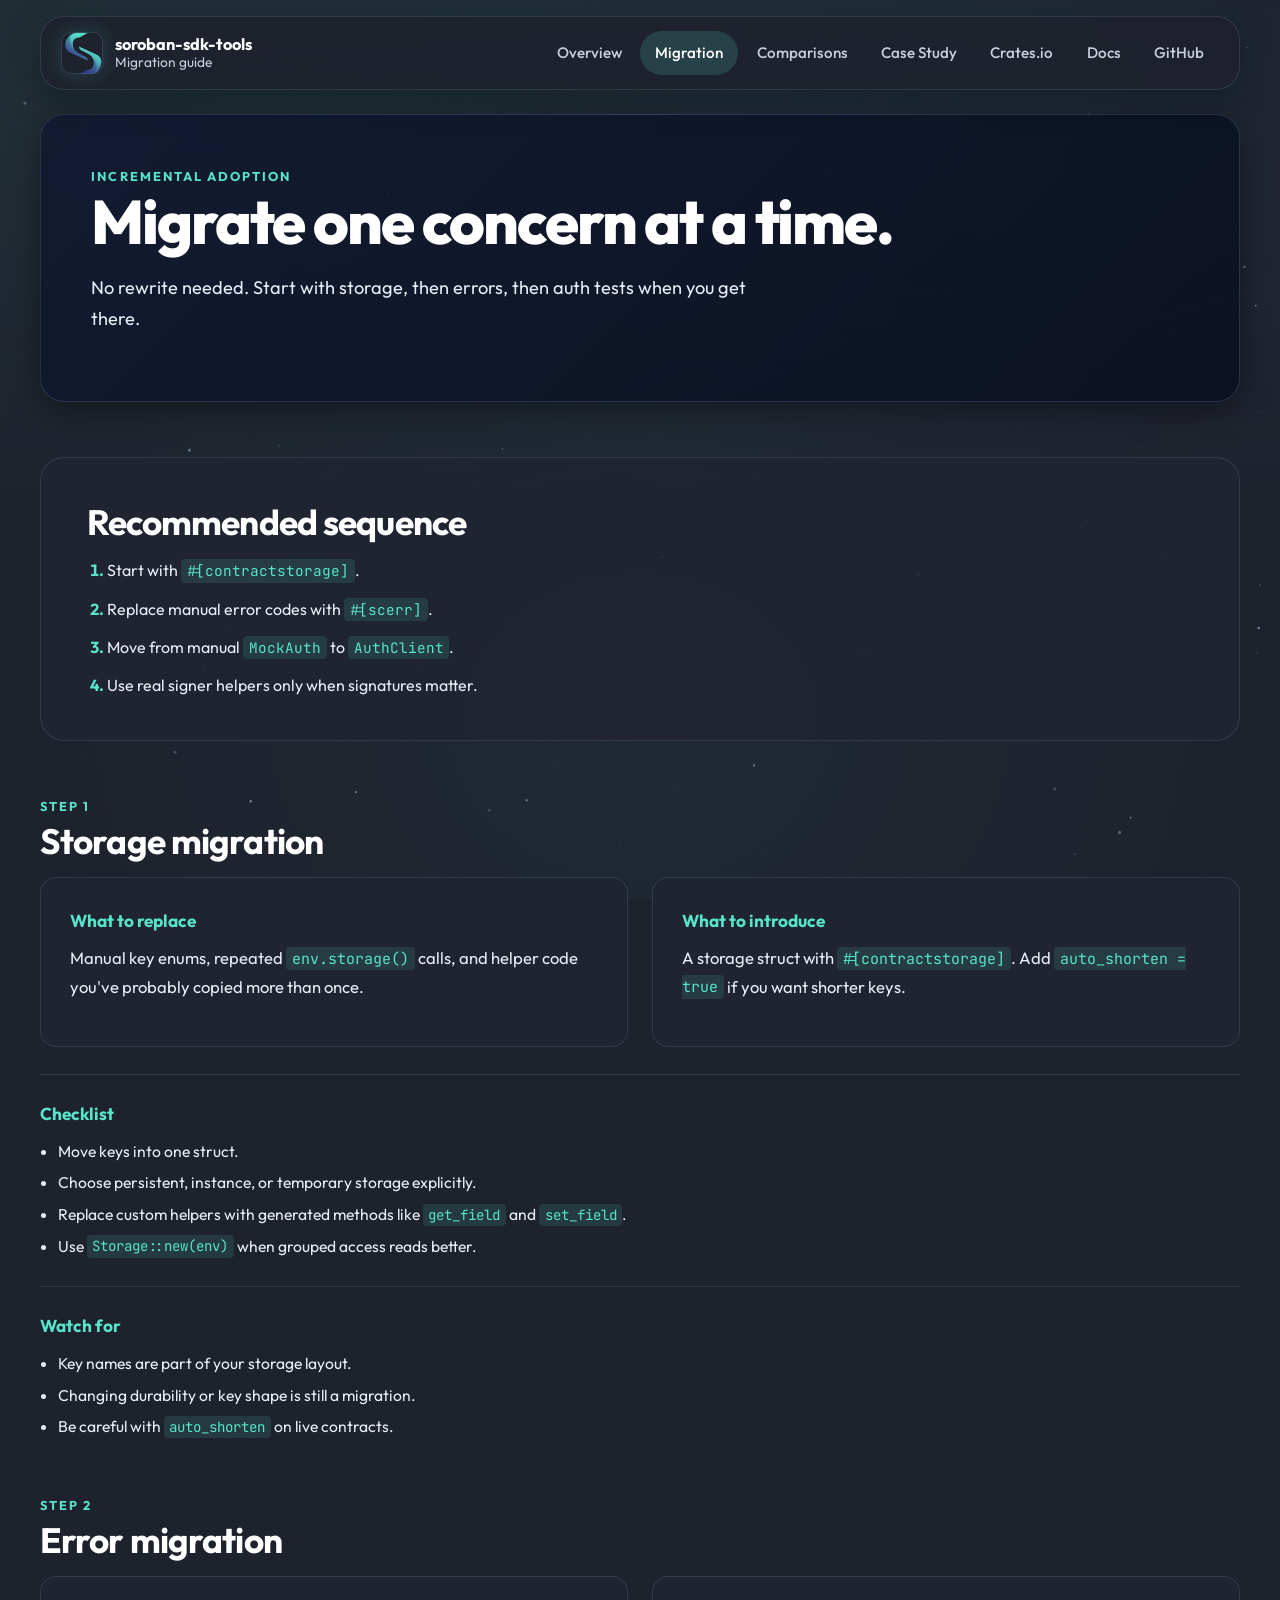
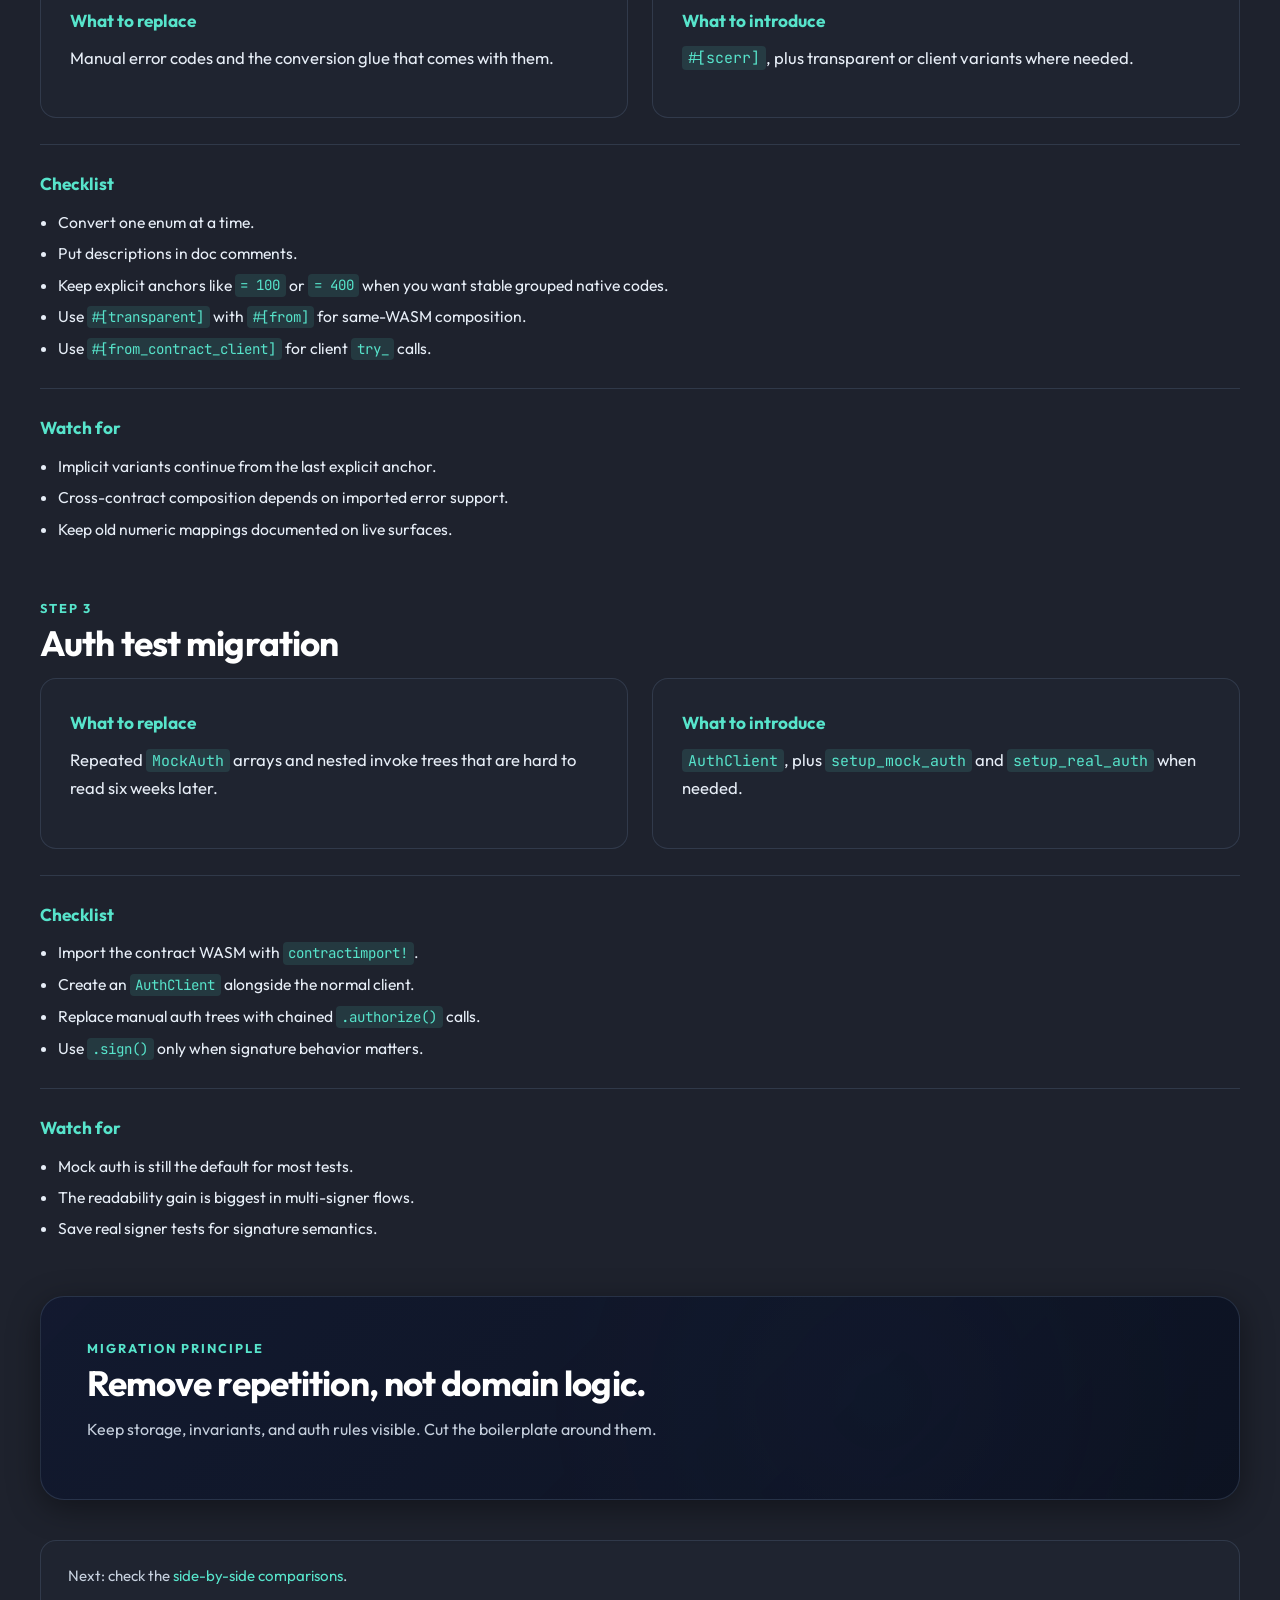
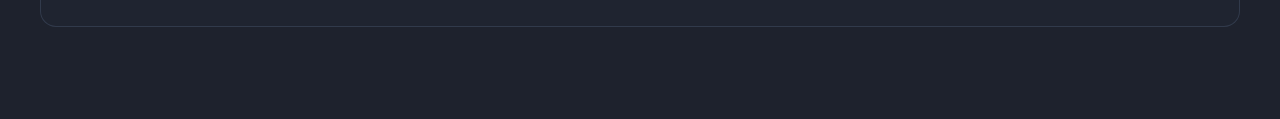
<file: docs/migration.html>
<!DOCTYPE html>
<html lang="en">
<head>
  <meta charset="UTF-8">
  <meta name="viewport" content="width=device-width, initial-scale=1.0">
  <title>Migration Guide — soroban-sdk-tools</title>
  <meta name="description" content="Migrate Soroban storage, errors, and auth tests without a rewrite.">
  <meta name="theme-color" content="#0b1120">
  <meta name="robots" content="index, follow">
  <link rel="canonical" href="https://blaineheffron.github.io/soroban-sdk-tools/migration.html">
  <meta property="og:title" content="Migration Guide — soroban-sdk-tools">
  <meta property="og:description" content="Migrate Soroban storage, contract errors, and auth tests incrementally with soroban-sdk-tools.">
  <meta property="og:type" content="article">
  <link rel="icon" href="favicon.png" type="image/png">
  <link rel="shortcut icon" href="favicon.ico">
  <link rel="stylesheet" href="styles.css">
</head>
<body data-page="migration">
  <canvas id="starfield" aria-hidden="true"></canvas>
  <div class="site-shell">
    <header class="site-header">
      <a class="brand" href="index.html">
        <span class="brand-mark" aria-hidden="true"></span>
        <span class="brand-copy">
          <strong>soroban-sdk-tools</strong>
          <span>Migration guide</span>
        </span>
      </a>
      <nav class="site-nav" aria-label="Primary navigation">
        <a href="index.html">Overview</a>
        <a href="migration.html">Migration</a>
        <a href="examples.html">Comparisons</a>
        <a href="case-study.html">Case Study</a>
        <a href="https://crates.io/crates/soroban-sdk-tools" rel="noopener">Crates.io</a>
        <a href="https://docs.rs/soroban-sdk-tools/latest/soroban_sdk_tools/" rel="noopener">Docs</a>
        <a href="https://github.com/BlaineHeffron/soroban-sdk-tools" rel="noopener">GitHub</a>
      </nav>
    </header>

    <main>
      <section class="page-hero">
        <p class="eyebrow">Incremental adoption</p>
        <h1>Migrate one concern at a time.</h1>
        <p>
          No rewrite needed. Start with storage, then errors, then auth tests when you get there.
        </p>
      </section>

      <section class="section checklist-section reveal">
        <div class="section-heading">
          <h2>Recommended sequence</h2>
        </div>
        <ol class="number-list">
          <li>Start with <code>#[contractstorage]</code>.</li>
          <li>Replace manual error codes with <code>#[scerr]</code>.</li>
          <li>Move from manual <code>MockAuth</code> to <code>AuthClient</code>.</li>
          <li>Use real signer helpers only when signatures matter.</li>
        </ol>
      </section>

      <section class="section reveal">
        <div class="section-heading">
          <p class="eyebrow">Step 1</p>
          <h2>Storage migration</h2>
        </div>
        <div class="content-grid">
          <div class="content-card">
            <h3>What to replace</h3>
            <p>
              Manual key enums, repeated <code>env.storage()</code> calls, and helper code you've probably copied more than once.
            </p>
          </div>
          <div class="content-card">
            <h3>What to introduce</h3>
            <p>
              A storage struct with <code>#[contractstorage]</code>. Add <code>auto_shorten = true</code> if you want shorter keys.
            </p>
          </div>
        </div>

        <div class="migration-step">
          <h3>Checklist</h3>
          <ul>
            <li>Move keys into one struct.</li>
            <li>Choose persistent, instance, or temporary storage explicitly.</li>
            <li>Replace custom helpers with generated methods like <code>get_field</code> and <code>set_field</code>.</li>
            <li>Use <code>Storage::new(env)</code> when grouped access reads better.</li>
          </ul>
        </div>

        <div class="migration-step">
          <h3>Watch for</h3>
          <ul>
            <li>Key names are part of your storage layout.</li>
            <li>Changing durability or key shape is still a migration.</li>
            <li>Be careful with <code>auto_shorten</code> on live contracts.</li>
          </ul>
        </div>
      </section>

      <section class="section reveal">
        <div class="section-heading">
          <p class="eyebrow">Step 2</p>
          <h2>Error migration</h2>
        </div>
        <div class="content-grid">
          <div class="content-card">
            <h3>What to replace</h3>
            <p>
              Manual error codes and the conversion glue that comes with them.
            </p>
          </div>
          <div class="content-card">
            <h3>What to introduce</h3>
            <p>
              <code>#[scerr]</code>, plus transparent or client variants where needed.
            </p>
          </div>
        </div>

        <div class="migration-step">
          <h3>Checklist</h3>
          <ul>
            <li>Convert one enum at a time.</li>
            <li>Put descriptions in doc comments.</li>
            <li>Keep explicit anchors like <code>= 100</code> or <code>= 400</code> when you want stable grouped native codes.</li>
            <li>Use <code>#[transparent]</code> with <code>#[from]</code> for same-WASM composition.</li>
            <li>Use <code>#[from_contract_client]</code> for client <code>try_</code> calls.</li>
          </ul>
        </div>

        <div class="migration-step">
          <h3>Watch for</h3>
          <ul>
            <li>Implicit variants continue from the last explicit anchor.</li>
            <li>Cross-contract composition depends on imported error support.</li>
            <li>Keep old numeric mappings documented on live surfaces.</li>
          </ul>
        </div>
      </section>

      <section class="section reveal">
        <div class="section-heading">
          <p class="eyebrow">Step 3</p>
          <h2>Auth test migration</h2>
        </div>
        <div class="content-grid">
          <div class="content-card">
            <h3>What to replace</h3>
            <p>
              Repeated <code>MockAuth</code> arrays and nested invoke trees that are hard to read six weeks later.
            </p>
          </div>
          <div class="content-card">
            <h3>What to introduce</h3>
            <p>
              <code>AuthClient</code>, plus <code>setup_mock_auth</code> and <code>setup_real_auth</code> when needed.
            </p>
          </div>
        </div>

        <div class="migration-step">
          <h3>Checklist</h3>
          <ul>
            <li>Import the contract WASM with <code>contractimport!</code>.</li>
            <li>Create an <code>AuthClient</code> alongside the normal client.</li>
            <li>Replace manual auth trees with chained <code>.authorize()</code> calls.</li>
            <li>Use <code>.sign()</code> only when signature behavior matters.</li>
          </ul>
        </div>

        <div class="migration-step">
          <h3>Watch for</h3>
          <ul>
            <li>Mock auth is still the default for most tests.</li>
            <li>The readability gain is biggest in multi-signer flows.</li>
            <li>Save real signer tests for signature semantics.</li>
          </ul>
        </div>
      </section>

      <section class="section callout-banner reveal">
        <div>
          <p class="eyebrow">Migration principle</p>
          <h2>Remove repetition, not domain logic.</h2>
        </div>
        <p>
          Keep storage, invariants, and auth rules visible. Cut the boilerplate around them.
        </p>
      </section>
    </main>

    <footer class="site-footer">
      <p>Next: check the <a href="examples.html">side-by-side comparisons</a>.</p>
    </footer>
  </div>
  <script src="script.js"></script>
</body>
</html>
</file>
<file: docs/styles.css>
/* ── soroban-sdk-tools site ── */
/* Aesthetic: deep-space observatory — dark, precise, layered depth */

@import url('https://fonts.googleapis.com/css2?family=Outfit:wght@400;600;700;800&family=JetBrains+Mono:wght@400;500&display=swap');

:root {
  --bg-deep: #1e222d;
  --bg: #202532;
  --bg-raised: #262d3d;
  --bg-card: rgba(32, 37, 50, 0.88);
  --bg-glass: rgba(30, 34, 45, 0.9);
  --surface: rgba(43, 51, 69, 0.8);
  --text: #e7eef7;
  --text-bright: #ffffff;
  --text-muted: #c6d0de;
  --line: rgba(84, 100, 126, 0.35);
  --line-bright: rgba(87, 228, 203, 0.34);
  --accent: #57e4cb;
  --accent-glow: rgba(87, 228, 203, 0.18);
  --accent-dim: #54c5c2;
  --accent-2: #3c639a;
  --accent-2-glow: rgba(60, 99, 154, 0.24);
  --warm: #57e4cb;
  --warm-glow: rgba(87, 228, 203, 0.14);
  --danger: #ff9cab;
  --success: #57e4cb;
  --shadow-sm: 0 2px 8px rgba(0, 0, 0, 0.3);
  --shadow: 0 8px 32px rgba(0, 0, 0, 0.4);
  --shadow-lg: 0 20px 60px rgba(0, 0, 0, 0.5);
  --shadow-glow: 0 0 40px rgba(62, 207, 207, 0.08);
  --radius-xl: 24px;
  --radius-lg: 16px;
  --radius-md: 12px;
  --radius-sm: 8px;
  --site-width: 1200px;
  --copy-width: 1240px;
  --mono: "JetBrains Mono", "Fira Code", "Cascadia Code", monospace;
  --sans: "Outfit", system-ui, -apple-system, sans-serif;
  --rust-keyword: #7dc8ff;
  --rust-type: #9d9dff;
  --rust-macro: #5eead4;
  --rust-string: #f4c58f;
  --rust-comment: #8f9bb3;
  --rust-number: #f9a8d4;
  --rust-bool: #f39bc1;
  --rust-attr: #8de2bf;
  --rust-lifetime: #f8d17a;
}

*, *::before, *::after { box-sizing: border-box; }
html { scroll-behavior: smooth; }

body {
  margin: 0;
  font-family: var(--sans);
  font-weight: 400;
  font-size: 1.04rem;
  color: var(--text);
  background: var(--bg-deep);
  line-height: 1.72;
  -webkit-font-smoothing: antialiased;
  overflow-x: hidden;
}

/* ── starfield canvas ── */
#starfield {
  position: fixed;
  inset: 0;
  z-index: 0;
  pointer-events: none;
}

/* ── cosmic ambient gradients ── */
body::before {
  content: "";
  position: fixed;
  inset: 0;
  z-index: 0;
  pointer-events: none;
  background:
    radial-gradient(ellipse 80% 50% at 20% 10%, rgba(87, 228, 203, 0.08), transparent),
    radial-gradient(ellipse 60% 40% at 80% 20%, rgba(60, 99, 154, 0.1), transparent),
    radial-gradient(ellipse 50% 60% at 50% 80%, rgba(84, 197, 194, 0.05), transparent);
}

/* ── layout shell ── */
.site-shell {
  position: relative;
  z-index: 1;
  width: min(calc(100% - 2rem), var(--site-width));
  margin: 0 auto;
  padding: 1rem 0 5.75rem;
}

/* ── links ── */
a { color: var(--accent); text-decoration: none; transition: color 200ms; }
a:hover { color: var(--text-bright); }

/* ── typography ── */
code, pre { font-family: var(--mono); }
code { font-size: 0.9em; color: var(--accent); background: rgba(87, 228, 203, 0.12); padding: 0.15em 0.4em; border-radius: 4px; }
pre code { background: none; padding: 0; color: inherit; font-size: 0.92rem; }
pre code .tok-comment { color: var(--rust-comment); font-style: italic; }
pre code .tok-string { color: var(--rust-string); }
pre code .tok-number { color: var(--rust-number); }
pre code .tok-bool { color: var(--rust-bool); font-weight: 600; }
pre code .tok-keyword { color: var(--rust-keyword); font-weight: 600; }
pre code .tok-type { color: var(--rust-type); }
pre code .tok-macro { color: var(--rust-macro); }
pre code .tok-attribute { color: var(--rust-attr); }
pre code .tok-lifetime { color: var(--rust-lifetime); }

h1, h2, h3, h4 { color: var(--text-bright); font-weight: 700; }
p { margin: 0 0 1rem; }
ul, ol { line-height: 1.7; }

/* ── header / nav ── */
.site-header {
  display: flex;
  align-items: center;
  justify-content: space-between;
  gap: 1rem;
  padding: 0.85rem 1.25rem;
  margin-bottom: 1.5rem;
  border: 1px solid var(--line);
  border-radius: var(--radius-xl);
  background: var(--bg-glass);
  backdrop-filter: blur(20px) saturate(1.4);
  -webkit-backdrop-filter: blur(20px) saturate(1.4);
  position: sticky;
  top: 0.75rem;
  z-index: 100;
  box-shadow: var(--shadow), var(--shadow-glow);
}

.brand {
  display: inline-flex;
  align-items: center;
  gap: 0.75rem;
  text-decoration: none;
  color: var(--text-bright);
}

.brand-mark {
  display: grid;
  place-items: center;
  width: 2.6rem;
  height: 2.6rem;
  border-radius: 10px;
  background: #202532 url("logo-mark.png") center / cover no-repeat;
  box-shadow: 0 0 20px rgba(87, 228, 203, 0.18);
  border: 1px solid rgba(84, 100, 126, 0.4);
}

.brand-copy { display: flex; flex-direction: column; line-height: 1.2; }
.brand-copy strong { font-size: 1.02rem; }
.brand-copy span:last-child { color: var(--text-muted); font-size: 0.86rem; }

.site-nav {
  display: flex;
  flex-wrap: wrap;
  justify-content: flex-end;
  gap: 0.25rem;
}

.site-nav a {
  color: var(--text-muted);
  padding: 0.58rem 0.92rem;
  border-radius: 999px;
  font-size: 0.95rem;
  font-weight: 500;
  transition: all 180ms ease;
  text-decoration: none;
}

.site-nav a:hover {
  background: rgba(87, 228, 203, 0.12);
  color: var(--text-bright);
}

.site-nav a.is-active {
  background: rgba(87, 228, 203, 0.16);
  color: var(--text-bright);
}

/* ── hero section ── */
.hero {
  display: grid;
  grid-template-columns: minmax(0, 1.4fr) minmax(16rem, 0.75fr);
  gap: 2rem;
  padding: 3rem 2.5rem;
  border: 1px solid var(--line);
  border-radius: var(--radius-xl);
  background:
    linear-gradient(135deg, rgba(16, 24, 48, 0.9), rgba(10, 16, 32, 0.95)),
    radial-gradient(circle at 30% 50%, var(--accent-glow), transparent 50%);
  box-shadow: var(--shadow-lg);
  position: relative;
  overflow: hidden;
}

.hero-home {
  display: block;
  width: 100vw;
  margin-top: 0.25rem;
  margin-left: calc(50% - 50vw);
  margin-right: calc(50% - 50vw);
  padding: 2.2rem 0 4.5rem;
  border: 0;
  border-radius: 0;
  background:
    linear-gradient(180deg, rgba(30, 34, 45, 0.24), rgba(30, 34, 45, 0.88)),
    radial-gradient(circle at 20% 20%, rgba(87, 228, 203, 0.18), transparent 32%),
    radial-gradient(circle at 80% 18%, rgba(60, 99, 154, 0.24), transparent 28%),
    linear-gradient(135deg, rgba(30, 34, 45, 0.98), rgba(32, 37, 50, 0.96));
  box-shadow: none;
}

.hero-home::after {
  top: auto;
  bottom: 0;
  background: linear-gradient(90deg, transparent, rgba(87, 228, 203, 0.5), transparent);
}

.hero-aura {
  position: absolute;
  inset: 0;
  pointer-events: none;
  background:
    radial-gradient(circle at 68% 42%, rgba(87, 228, 203, 0.16), transparent 24%),
    radial-gradient(circle at 56% 58%, rgba(60, 99, 154, 0.14), transparent 18%);
  opacity: 0.9;
}

.hero-grid {
  position: relative;
  z-index: 1;
  width: min(calc(100% - 2rem), var(--copy-width));
  margin: 0 auto;
  display: grid;
  grid-template-columns: minmax(0, 1.02fr) minmax(19rem, 0.98fr);
  gap: 3.4rem;
  align-items: start;
}

.hero::after {
  content: "";
  position: absolute;
  top: -1px;
  left: 0;
  right: 0;
  height: 1px;
  background: linear-gradient(90deg, transparent, var(--accent), transparent);
  opacity: 0.5;
}

.page-hero {
  padding: 3.15rem;
  margin-bottom: 2.85rem;
  border: 1px solid var(--line);
  border-radius: var(--radius-xl);
  background: linear-gradient(135deg, rgba(16, 24, 48, 0.85), rgba(10, 16, 32, 0.9));
  box-shadow: var(--shadow);
  position: relative;
}

.page-hero::after {
  content: "";
  position: absolute;
  top: -1px;
  left: 0;
  right: 0;
  height: 1px;
  background: linear-gradient(90deg, transparent, var(--accent-2), transparent);
  opacity: 0.4;
}

.hero h1, .page-hero h1 {
  line-height: 1.02;
  letter-spacing: -0.035em;
  margin: 0.25rem 0 1.2rem;
}

.hero h1 {
  font-size: clamp(2.6rem, 5.5vw, 4.8rem);
  font-weight: 800;
  max-width: 12ch;
  background: linear-gradient(135deg, var(--text-bright) 40%, var(--accent) 100%);
  -webkit-background-clip: text;
  -webkit-text-fill-color: transparent;
  background-clip: text;
}

.page-hero h1 {
  font-size: clamp(2.3rem, 4.8vw, 3.9rem);
  font-weight: 800;
}

.hero-text, .page-hero > p:last-child {
  max-width: 58ch;
  font-size: 1.14rem;
  color: var(--text);
  line-height: 1.7;
}

.eyebrow, .card-kicker {
  margin: 0;
  font-size: 0.8rem;
  font-weight: 700;
  letter-spacing: 0.16em;
  text-transform: uppercase;
  color: var(--accent);
}

/* ── buttons ── */
.hero-actions {
  display: flex;
  flex-wrap: wrap;
  gap: 0.75rem;
  margin: 1.85rem 0 2.2rem;
}

.button {
  display: inline-flex;
  align-items: center;
  justify-content: center;
  min-height: 3rem;
  padding: 0.82rem 1.55rem;
  border-radius: 999px;
  text-decoration: none;
  font-weight: 600;
  font-size: 1rem;
  transition: all 200ms ease;
}

.button-primary {
  color: #082033;
  background: linear-gradient(135deg, #8af0e3, var(--accent));
  box-shadow: 0 0 24px rgba(87, 228, 203, 0.24);
}

.button-primary:hover {
  color: #082033;
  box-shadow: 0 0 32px rgba(87, 228, 203, 0.35);
  transform: translateY(-1px);
}

.button-secondary {
  color: var(--text-bright);
  background: rgba(87, 228, 203, 0.08);
  border: 1px solid rgba(87, 228, 203, 0.24);
}

.button-secondary:hover {
  background: rgba(87, 228, 203, 0.14);
  color: var(--text-bright);
  transform: translateY(-1px);
}

/* ── install strip ── */
.install-strip {
  max-width: 40rem;
  margin-top: 0.1rem;
  padding: 1rem 1.2rem;
  border-top: 1px solid rgba(84, 100, 126, 0.45);
  border-bottom: 1px solid rgba(84, 100, 126, 0.45);
  background: rgba(30, 34, 45, 0.62);
}

.install-strip-header {
  display: flex;
  align-items: center;
  justify-content: space-between;
  gap: 1rem;
}

.install-label {
  margin: 0 0 0.45rem;
  color: var(--text-muted);
  font-weight: 700;
  font-size: 0.82rem;
  text-transform: uppercase;
  letter-spacing: 0.12em;
}

.install-strip pre {
  overflow-x: auto;
  margin: 0;
  color: var(--accent);
  font-size: 0.96rem;
  line-height: 1.6;
}

.copy-button {
  display: inline-flex;
  align-items: center;
  justify-content: center;
  min-height: 2.3rem;
  padding: 0.45rem 0.85rem;
  border: 1px solid rgba(87, 228, 203, 0.28);
  border-radius: 999px;
  background: rgba(87, 228, 203, 0.1);
  color: var(--text-bright);
  font: inherit;
  font-size: 0.9rem;
  font-weight: 600;
  cursor: pointer;
  transition: background 180ms ease, border-color 180ms ease, transform 180ms ease;
}

.copy-button:hover {
  background: rgba(87, 228, 203, 0.16);
  border-color: rgba(87, 228, 203, 0.42);
  transform: translateY(-1px);
}

.copy-button.is-copied {
  background: rgba(87, 228, 203, 0.18);
  border-color: rgba(87, 228, 203, 0.42);
}

/* ── homepage proof + hero visual ── */
.hero-proof {
  display: grid;
  grid-template-columns: repeat(3, minmax(0, 1fr));
  gap: 1.5rem;
  margin: 2rem 0 0;
}

.hero-proof div {
  padding-top: 0.9rem;
  border-top: 1px solid rgba(84, 100, 126, 0.42);
}

.hero-proof dt {
  margin-bottom: 0.35rem;
  color: var(--text-muted);
  font-size: 0.82rem;
  font-weight: 700;
  letter-spacing: 0.12em;
  text-transform: uppercase;
}

.hero-proof dd {
  margin: 0;
  color: var(--text-bright);
  font-size: 0.98rem;
  line-height: 1.55;
}

.hero-visual {
  position: relative;
  padding: 1.7rem;
  border: 1px solid rgba(84, 100, 126, 0.38);
  border-radius: 1.75rem;
  background: linear-gradient(180deg, rgba(9, 14, 28, 0.84), rgba(9, 14, 28, 0.58));
  box-shadow: 0 24px 80px rgba(0, 0, 0, 0.42);
  backdrop-filter: blur(12px);
  -webkit-backdrop-filter: blur(12px);
  transform-style: preserve-3d;
}

.hero-terminal {
  border: 1px solid rgba(84, 100, 126, 0.3);
  border-radius: 1.25rem;
  overflow: hidden;
  background: rgba(24, 28, 39, 0.94);
  box-shadow: inset 0 1px 0 rgba(255, 255, 255, 0.04);
}

.terminal-topline {
  display: flex;
  flex-wrap: wrap;
  gap: 0.55rem;
  padding: 0.9rem 1rem;
  border-bottom: 1px solid rgba(84, 100, 126, 0.28);
  background: rgba(255, 255, 255, 0.02);
}

.terminal-kicker {
  display: inline-flex;
  align-items: center;
  min-height: 1.9rem;
  padding: 0.28rem 0.65rem;
  border-radius: 999px;
  background: rgba(87, 228, 203, 0.12);
  color: var(--text-bright);
  font-size: 0.78rem;
  letter-spacing: 0.08em;
  text-transform: uppercase;
}

.hero-terminal pre {
  margin: 0;
  padding: 1.25rem 1rem 1.35rem;
  overflow-x: auto;
}

.hero-terminal code {
  color: #d7ebff;
  font-size: 0.92rem;
  line-height: 1.8;
}

.hero-signals {
  display: grid;
  grid-template-columns: repeat(3, minmax(0, 1fr));
  gap: 1.25rem;
  margin-top: 1.35rem;
}

.signal {
  padding-top: 0.85rem;
  border-top: 1px solid rgba(84, 100, 126, 0.34);
}

.signal-value {
  display: block;
  margin-bottom: 0.3rem;
  color: var(--accent);
  font-size: 1.02rem;
  font-weight: 700;
  text-transform: lowercase;
}

.signal-label {
  color: var(--text-muted);
  font-size: 0.94rem;
  line-height: 1.55;
}

/* ── section layout ── */
.section, .section-grid { margin-top: 3.4rem; }

.section-grid {
  display: grid;
  grid-template-columns: repeat(3, minmax(0, 1fr));
  gap: 1rem;
}

/* ── feature cards ── */
.feature-card {
  padding: 1.5rem;
  border: 1px solid var(--line);
  border-radius: var(--radius-lg);
  background: var(--bg-card);
  backdrop-filter: blur(12px);
  -webkit-backdrop-filter: blur(12px);
  box-shadow: var(--shadow-sm);
  transition: border-color 300ms, box-shadow 300ms, transform 300ms;
}

.feature-card:hover {
  border-color: var(--line-bright);
  box-shadow: var(--shadow);
  transform: translateY(-2px);
}

.feature-card h2 {
  margin: 0.4rem 0 0.8rem;
  font-size: clamp(1.3rem, 2.5vw, 1.7rem);
  line-height: 1.15;
  letter-spacing: -0.02em;
}

.feature-card ul {
  margin: 0.6rem 0 0;
  padding-left: 1.1rem;
  color: var(--text-muted);
  font-size: 0.92rem;
}

.feature-card li { margin-bottom: 0.3rem; }
.feature-card li code { font-size: 0.82em; }

/* ── homepage support sections ── */
.section-heading-wide {
  max-width: 52rem;
  margin-bottom: 1.8rem;
}

.capability-band {
  padding-top: 0.9rem;
}

.capability-grid {
  display: grid;
  grid-template-columns: repeat(3, minmax(0, 1fr));
  gap: 2.4rem;
  border-top: 1px solid rgba(84, 100, 126, 0.34);
  padding-top: 1.9rem;
}

.capability h3 {
  margin: 0.45rem 0 0.75rem;
  font-size: clamp(1.35rem, 2vw, 1.7rem);
  line-height: 1.15;
  letter-spacing: -0.02em;
}

.capability p:last-child {
  margin-bottom: 0;
  color: var(--text);
}

.story-section {
  display: grid;
  grid-template-columns: minmax(0, 1.12fr) minmax(18rem, 0.88fr);
  gap: 3rem;
  padding-top: 1.35rem;
  border-top: 1px solid rgba(84, 100, 126, 0.34);
}

.story-copy h2 {
  margin: 0.35rem 0 0.8rem;
  font-size: clamp(1.8rem, 3vw, 2.6rem);
  line-height: 1.08;
  letter-spacing: -0.03em;
}

.story-rail {
  display: grid;
  gap: 1.8rem;
}

.rail-block {
  padding: 1.6rem 0 0;
  border-top: 1px solid rgba(84, 100, 126, 0.34);
}

.rail-block ul {
  margin: 0;
  padding-left: 1.15rem;
}

.rail-block p:last-child,
.rail-block li {
  color: var(--text);
  font-size: 1rem;
}

/* ── two-column + callout ── */
.two-column {
  display: grid;
  grid-template-columns: minmax(0, 1.2fr) minmax(18rem, 0.8fr);
  gap: 1.5rem;
  align-items: start;
}

.two-column h2 {
  margin: 0.3rem 0 0.8rem;
  font-size: clamp(1.5rem, 3vw, 2.2rem);
  line-height: 1.1;
  letter-spacing: -0.025em;
}

.callout {
  padding: 1.5rem;
  border: 1px solid var(--line);
  border-radius: var(--radius-lg);
  background: var(--bg-card);
  backdrop-filter: blur(12px);
}

.callout h3 { margin-top: 0; font-size: 1rem; color: var(--accent); }
.callout h3:not(:first-child) { margin-top: 1.2rem; }
.callout ul { margin: 0; padding-left: 1.1rem; font-size: 0.92rem; }
.callout li { margin-bottom: 0.3rem; }

/* ── path grid ── */
.path-grid {
  display: grid;
  grid-template-columns: repeat(3, minmax(0, 1fr));
  gap: 1.75rem;
}

.section-heading { margin-bottom: 1rem; }
.section-heading h2 {
  margin: 0.3rem 0 0;
  font-size: clamp(1.5rem, 3vw, 2.2rem);
  line-height: 1.1;
  letter-spacing: -0.025em;
}

.path-card {
  display: block;
  padding: 2rem 0 1.5rem;
  border-top: 1px solid rgba(84, 100, 126, 0.34);
  border-bottom: 1px solid transparent;
  border-radius: 0;
  background: none;
  text-decoration: none;
  color: var(--text);
  transition: all 220ms ease;
}

.path-card:hover {
  border-color: rgba(87, 228, 203, 0.36);
  transform: translateX(4px);
  color: var(--text);
}

.path-card h3 {
  margin: 0 0 0.4rem;
  font-size: 1.22rem;
  color: var(--text-bright);
}

.path-card p {
  margin: 0;
  font-size: 1rem;
  color: var(--text);
}

/* ── checklist section ── */
.checklist-section {
  padding: 2.5rem 2.85rem;
  border: 1px solid var(--line);
  border-radius: var(--radius-xl);
  background: var(--bg-card);
}

.number-list {
  display: grid;
  gap: 0.7rem;
  margin: 0;
  padding-left: 1.3rem;
  font-size: 1rem;
}

.number-list li::marker { color: var(--accent); font-weight: 700; }

/* ── content grid (migration) ── */
.content-grid {
  display: grid;
  grid-template-columns: repeat(2, minmax(0, 1fr));
  gap: 1.5rem;
}

.content-card {
  padding: 1.8rem;
  border: 1px solid var(--line);
  border-radius: var(--radius-lg);
  background: var(--bg-card);
}

.content-card h3 {
  margin: 0 0 0.5rem;
  font-size: 1.08rem;
  color: var(--accent);
}

/* ── migration steps ── */
.migration-step {
  margin-top: 1.65rem;
  padding-top: 1.5rem;
  border-top: 1px solid var(--line);
}

.migration-step h3 { margin: 0 0 0.6rem; font-size: 1.08rem; color: var(--warm); }
.migration-step ul { margin: 0; padding-left: 1.1rem; font-size: 0.98rem; }
.migration-step li { margin-bottom: 0.3rem; }

/* ── code panels (comparisons) ── */
.comparison-section { }

.comparison-grid {
  display: grid;
  grid-template-columns: repeat(2, minmax(0, 1fr));
  gap: 1.5rem;
}

.code-panel {
  padding: 1.85rem;
  border: 1px solid var(--line);
  border-radius: var(--radius-lg);
  overflow: hidden;
  box-shadow: var(--shadow);
  backdrop-filter: blur(8px);
}

.code-panel:first-child {
  background: linear-gradient(180deg, rgba(58, 28, 34, 0.88), rgba(38, 19, 24, 0.92));
  border-color: rgba(255, 141, 141, 0.26);
}

.code-panel:first-child h3 { color: var(--danger); }
.code-panel:first-child h3::before { content: ""; }

.code-panel:last-child {
  background: linear-gradient(180deg, rgba(22, 54, 46, 0.88), rgba(15, 37, 31, 0.92));
  border-color: rgba(140, 229, 176, 0.26);
}

.code-panel:last-child h3 { color: var(--success); }
.code-panel:last-child h3::before { content: ""; }

.code-panel h3 {
  margin: 0 0 0.8rem;
  font-size: 0.88rem;
  font-weight: 600;
  text-transform: uppercase;
  letter-spacing: 0.1em;
}

.code-panel pre {
  overflow-x: auto;
  margin: 0;
  line-height: 1.55;
}

.code-panel code {
  color: #e8f1ff;
  font-size: 0.88rem;
}

.comparison-note {
  margin: 1.15rem 0 0;
  color: var(--text);
  font-size: 1rem;
}

/* ── case study ── */
.case-hero {
  overflow: hidden;
}

.case-meta {
  display: flex;
  flex-wrap: wrap;
  gap: 0.75rem;
  margin-top: 1.5rem;
}

.case-pill {
  display: inline-flex;
  align-items: center;
  gap: 0.5rem;
  padding: 0.55rem 0.9rem;
  border: 1px solid var(--line);
  border-radius: 999px;
  background: rgba(87, 228, 203, 0.08);
  color: var(--text);
  font-size: 0.9rem;
}

.stats-grid {
  display: grid;
  grid-template-columns: repeat(3, minmax(0, 1fr));
  gap: 1rem;
}

.stat-panel {
  padding: 1.6rem;
  border: 1px solid var(--line);
  border-radius: var(--radius-lg);
  background: var(--bg-card);
  box-shadow: var(--shadow-sm);
}

.stat-panel h3 {
  margin: 0.35rem 0 0.5rem;
  font-size: clamp(1.8rem, 3vw, 2.6rem);
  line-height: 1;
  letter-spacing: -0.04em;
}

.stat-panel p:last-child {
  margin-bottom: 0;
  color: var(--text-muted);
}

.case-grid {
  display: grid;
  grid-template-columns: minmax(0, 1.1fr) minmax(18rem, 0.9fr);
  gap: 2rem;
  align-items: start;
}

.insight-stack {
  display: grid;
  gap: 1rem;
}

.insight-panel {
  padding: 1.4rem 1.5rem;
  border: 1px solid var(--line);
  border-radius: var(--radius-lg);
  background: linear-gradient(180deg, rgba(22, 54, 46, 0.5), rgba(16, 24, 48, 0.5));
}

.insight-panel h3 {
  margin: 0 0 0.55rem;
  font-size: 1rem;
  color: var(--accent);
}

.insight-panel p:last-child {
  margin-bottom: 0;
}

.table-card {
  padding: 1.5rem;
  border: 1px solid var(--line);
  border-radius: var(--radius-xl);
  background: var(--bg-card);
  box-shadow: var(--shadow);
}

.table-card h3 {
  margin: 0 0 0.35rem;
  font-size: 1.1rem;
}

.table-card p:last-child {
  color: var(--text-muted);
}

.measure-table-wrap {
  overflow-x: auto;
  margin-top: 1rem;
}

.measure-table {
  width: 100%;
  min-width: 720px;
  border-collapse: collapse;
  font-size: 0.95rem;
}

.measure-table th,
.measure-table td {
  padding: 0.9rem 0.95rem;
  border-bottom: 1px solid var(--line);
  text-align: left;
  vertical-align: top;
}

.measure-table th {
  color: var(--text-bright);
  font-size: 0.8rem;
  letter-spacing: 0.12em;
  text-transform: uppercase;
}

.measure-table td {
  color: var(--text);
}

.measure-table tr:last-child td {
  border-bottom: 0;
}

.measure-table td code {
  word-break: break-all;
}

.cite-link {
  display: inline-block;
  margin-left: 0.3rem;
  font-size: 0.72rem;
  letter-spacing: 0.04em;
  color: var(--accent);
  vertical-align: baseline;
}

.cite-link:hover {
  color: var(--text-bright);
}

.method-list,
.findings-list {
  margin: 0;
  padding-left: 1.1rem;
}

.method-list li,
.findings-list li {
  margin-bottom: 0.45rem;
}

/* ── reveal motion ── */
.reveal {
  opacity: 0;
  transform: translateY(22px);
  transition: opacity 520ms ease, transform 520ms ease;
}

.reveal.is-visible {
  opacity: 1;
  transform: translateY(0);
}

/* ── callout banner ── */
.callout-banner {
  padding: 2.5rem 2.85rem;
  border: 1px solid var(--line);
  border-radius: var(--radius-xl);
  background:
    linear-gradient(135deg, rgba(16, 24, 48, 0.8), rgba(10, 16, 32, 0.85)),
    radial-gradient(circle at 70% 50%, var(--accent-2-glow), transparent 40%);
  box-shadow: var(--shadow);
}

.callout-banner h2 {
  margin: 0.3rem 0 0;
  font-size: clamp(1.5rem, 3vw, 2.2rem);
  line-height: 1.1;
  letter-spacing: -0.025em;
}

.callout-banner > p:last-child {
  margin-top: 0.8rem;
  max-width: 60ch;
  color: var(--text-muted);
  font-size: 1rem;
}

/* ── footer ── */
.site-footer {
  margin-top: 2.5rem;
  padding: 1.35rem 1.7rem;
  border: 1px solid var(--line);
  border-radius: var(--radius-lg);
  background: var(--bg-card);
  color: var(--text-muted);
  font-size: 0.94rem;
}

/* ── responsive ── */
@media (max-width: 980px) {
  .site-header { position: static; }
  .hero,
  .hero-grid,
  .hero-proof,
  .hero-signals,
  .capability-grid,
  .stats-grid,
  .story-section,
  .two-column,
  .case-grid,
  .section-grid,
  .content-grid,
  .comparison-grid,
  .path-grid {
    grid-template-columns: 1fr;
  }
}

@media (max-width: 720px) {
  .site-shell {
    width: min(calc(100% - 1rem), var(--site-width));
    padding-top: 0.5rem;
  }

  .hero, .page-hero, .checklist-section, .callout-banner {
    padding: 1.9rem;
  }

  .hero-home {
    padding: 2.8rem 0 3.4rem;
  }

  .hero h1 { font-size: clamp(2.2rem, 10vw, 3.4rem); }

  .site-nav {
    justify-content: flex-start;
    gap: 0.4rem;
    overflow-x: auto;
    width: 100%;
    padding-bottom: 0.1rem;
    scrollbar-width: none;
  }

  .site-nav::-webkit-scrollbar { display: none; }

  .site-nav a {
    flex: 0 0 auto;
    padding: 0.48rem 0.78rem;
    font-size: 0.88rem;
    white-space: nowrap;
  }

  .site-header {
    flex-direction: column;
    align-items: flex-start;
  }

  .brand {
    width: 100%;
  }

  .brand-copy strong {
    font-size: 0.96rem;
  }

  .brand-copy span:last-child {
    font-size: 0.8rem;
  }

  .site-footer {
    padding: 1rem 1.1rem;
    font-size: 0.9rem;
    line-height: 1.6;
  }
}
</file>
